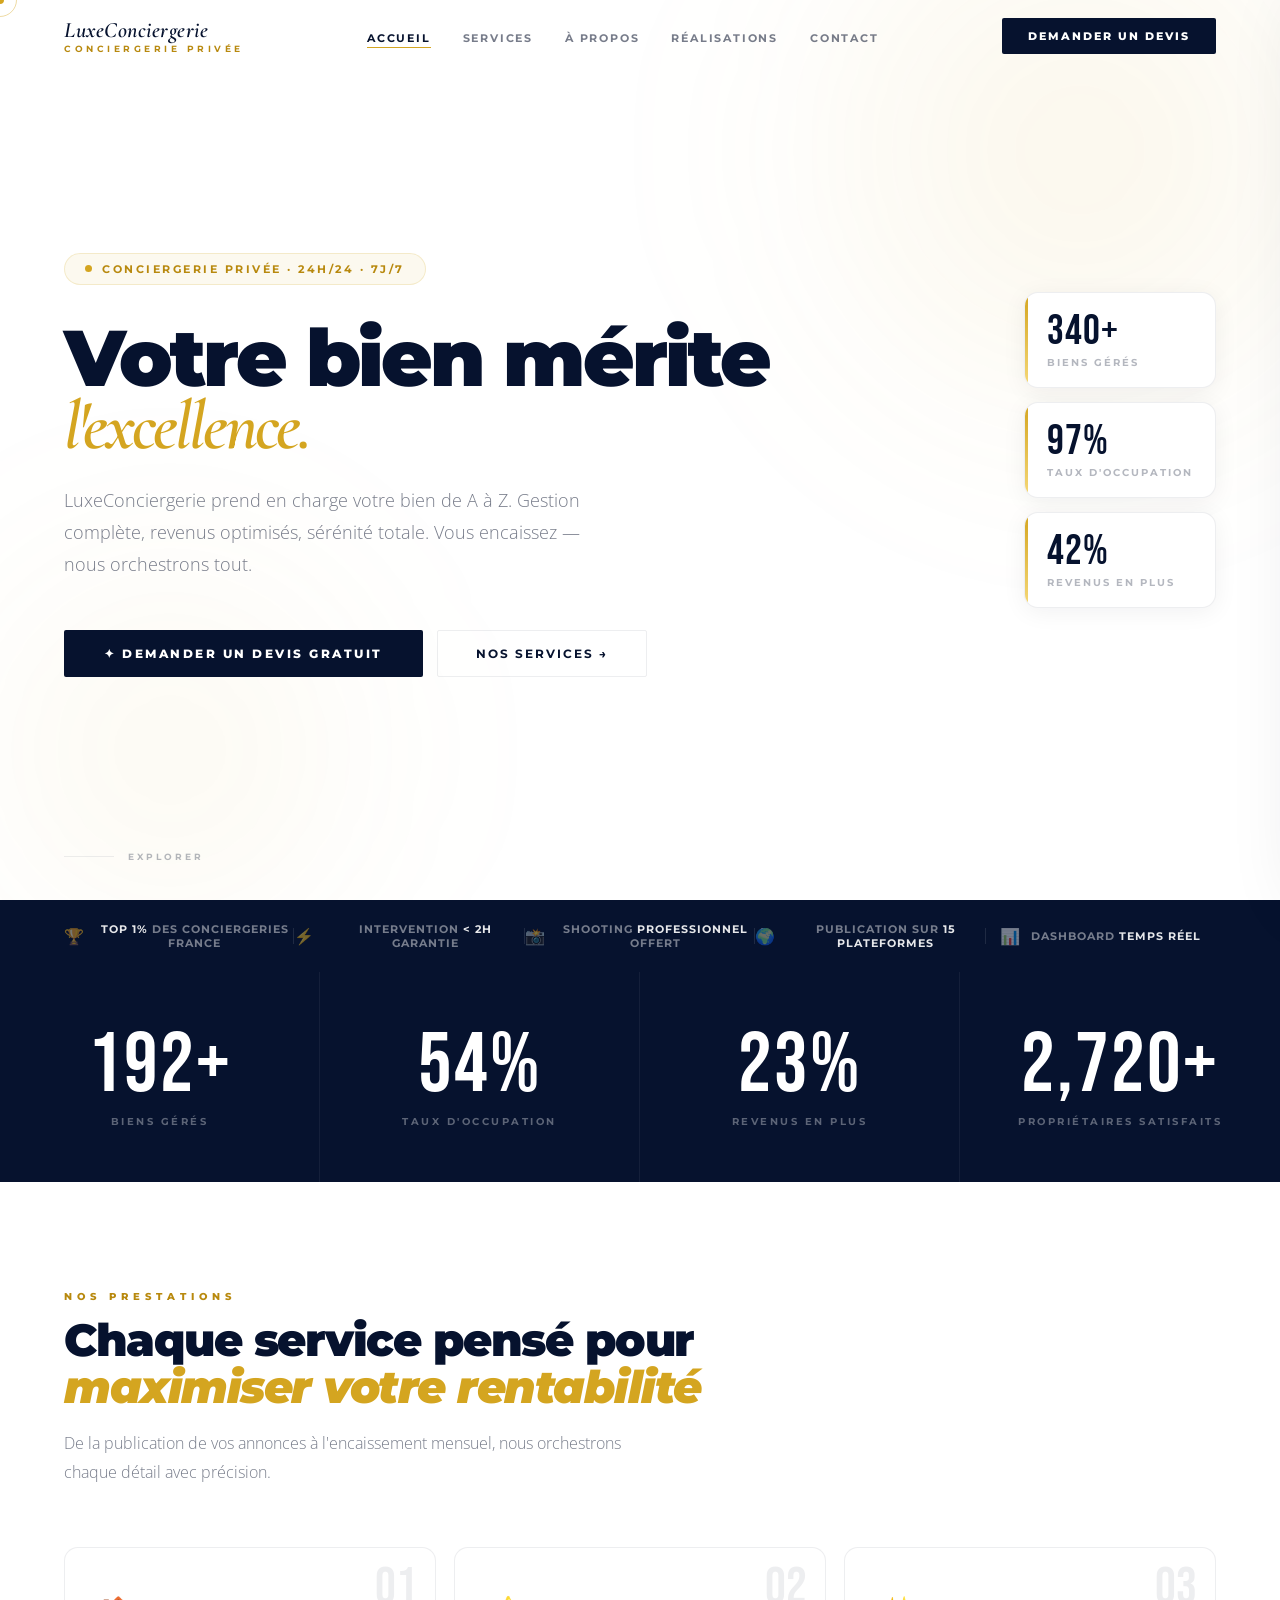
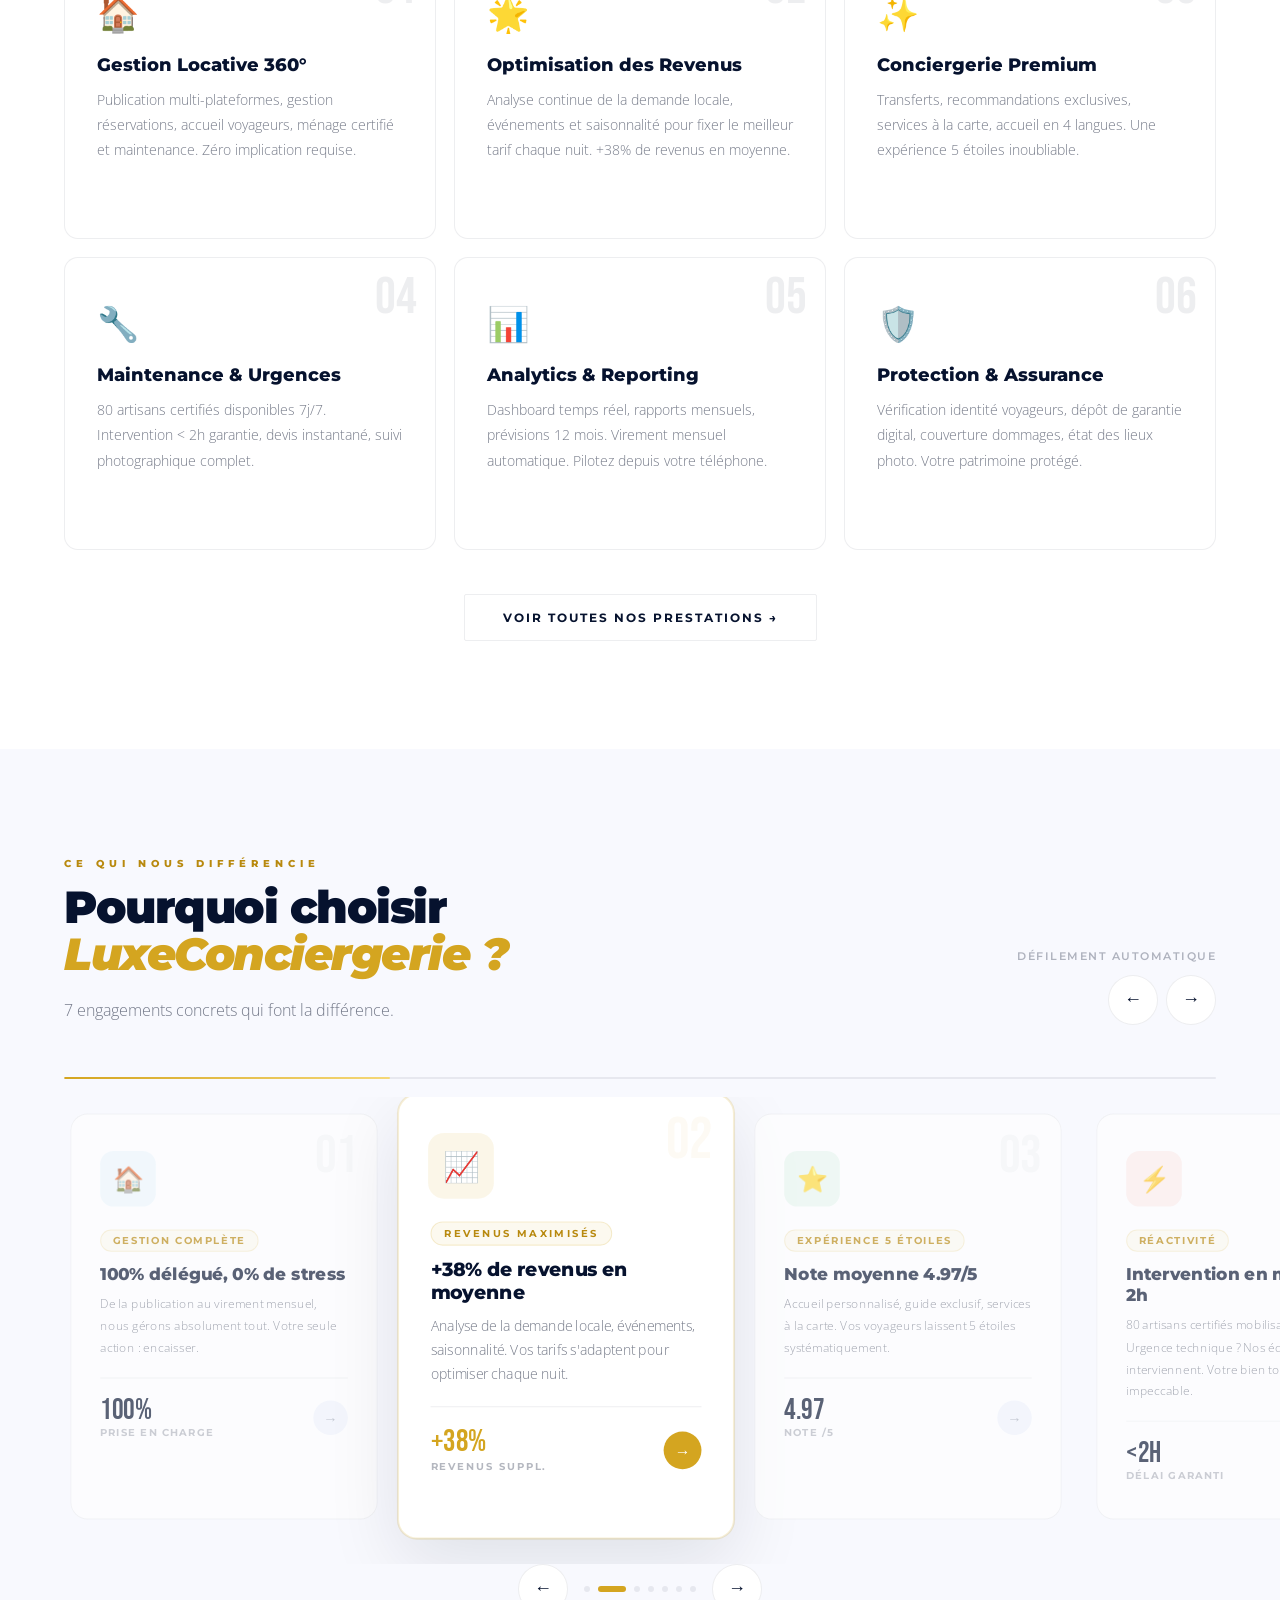
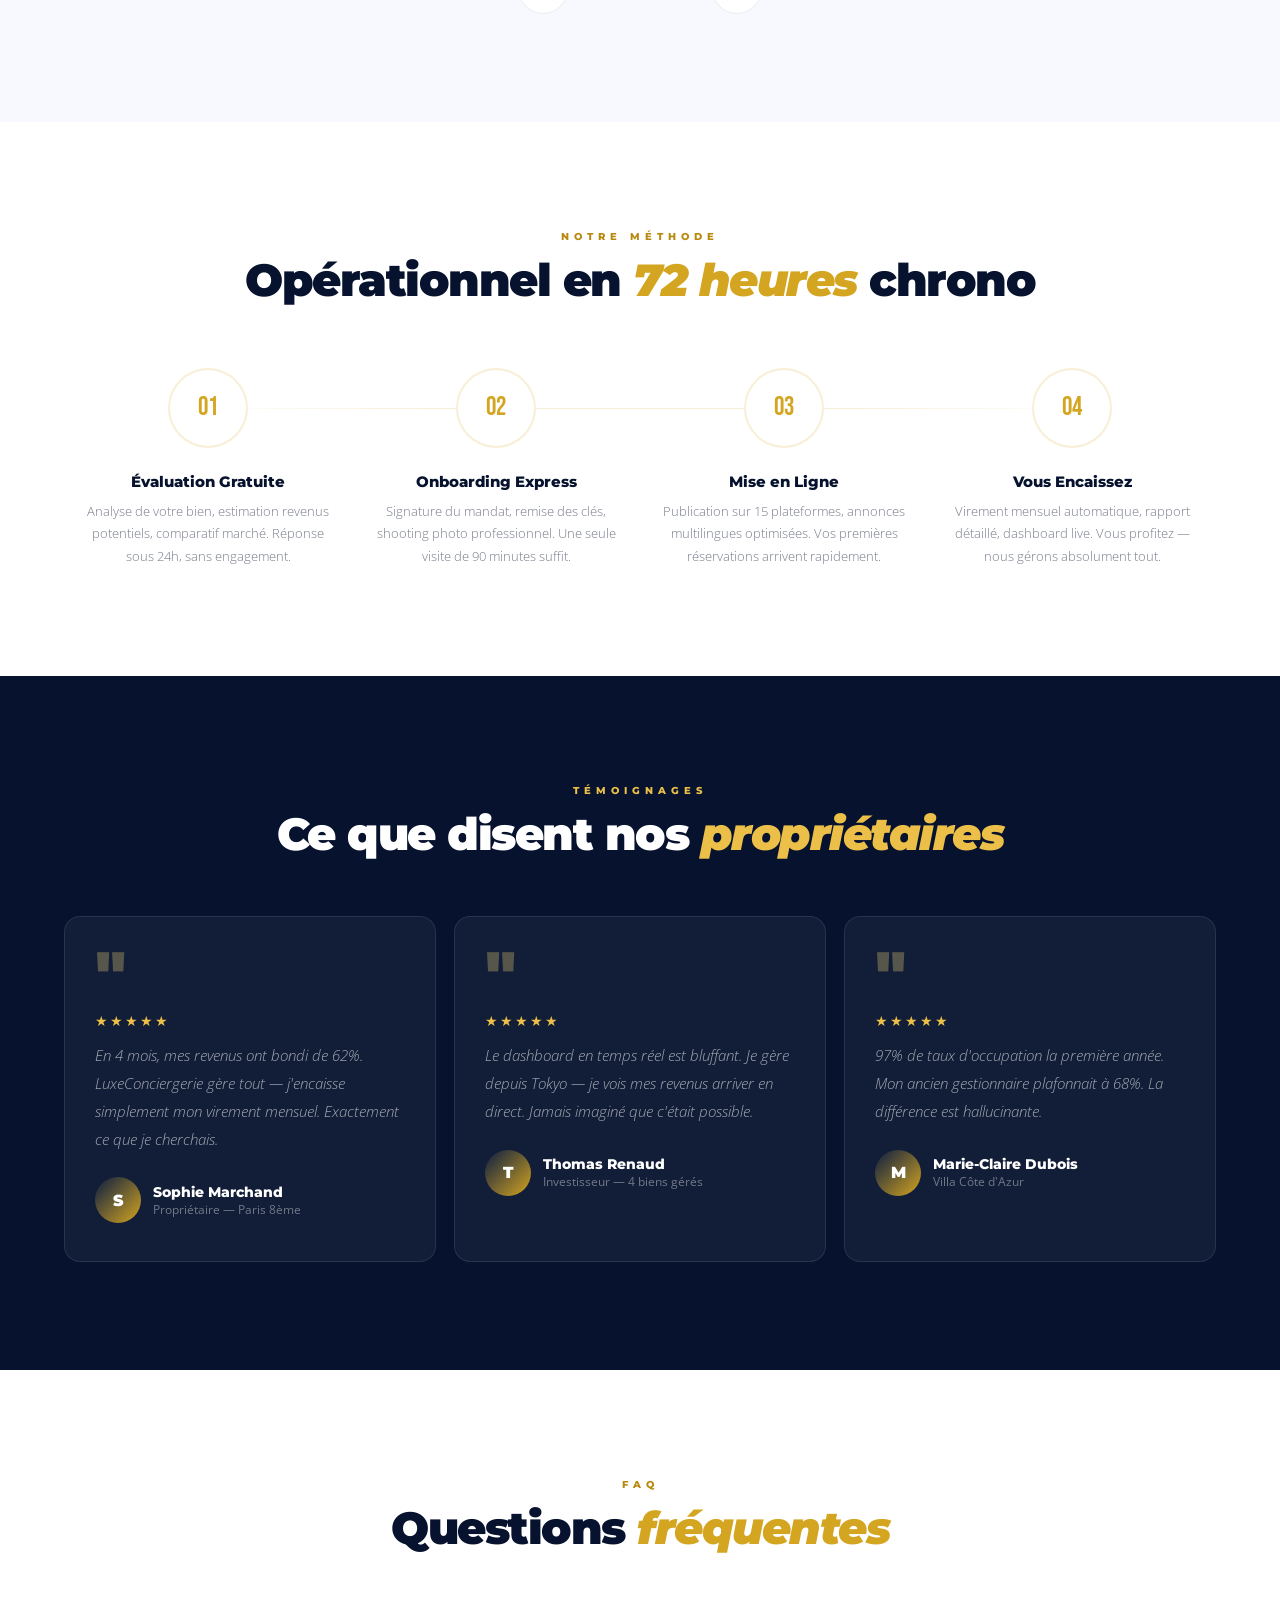
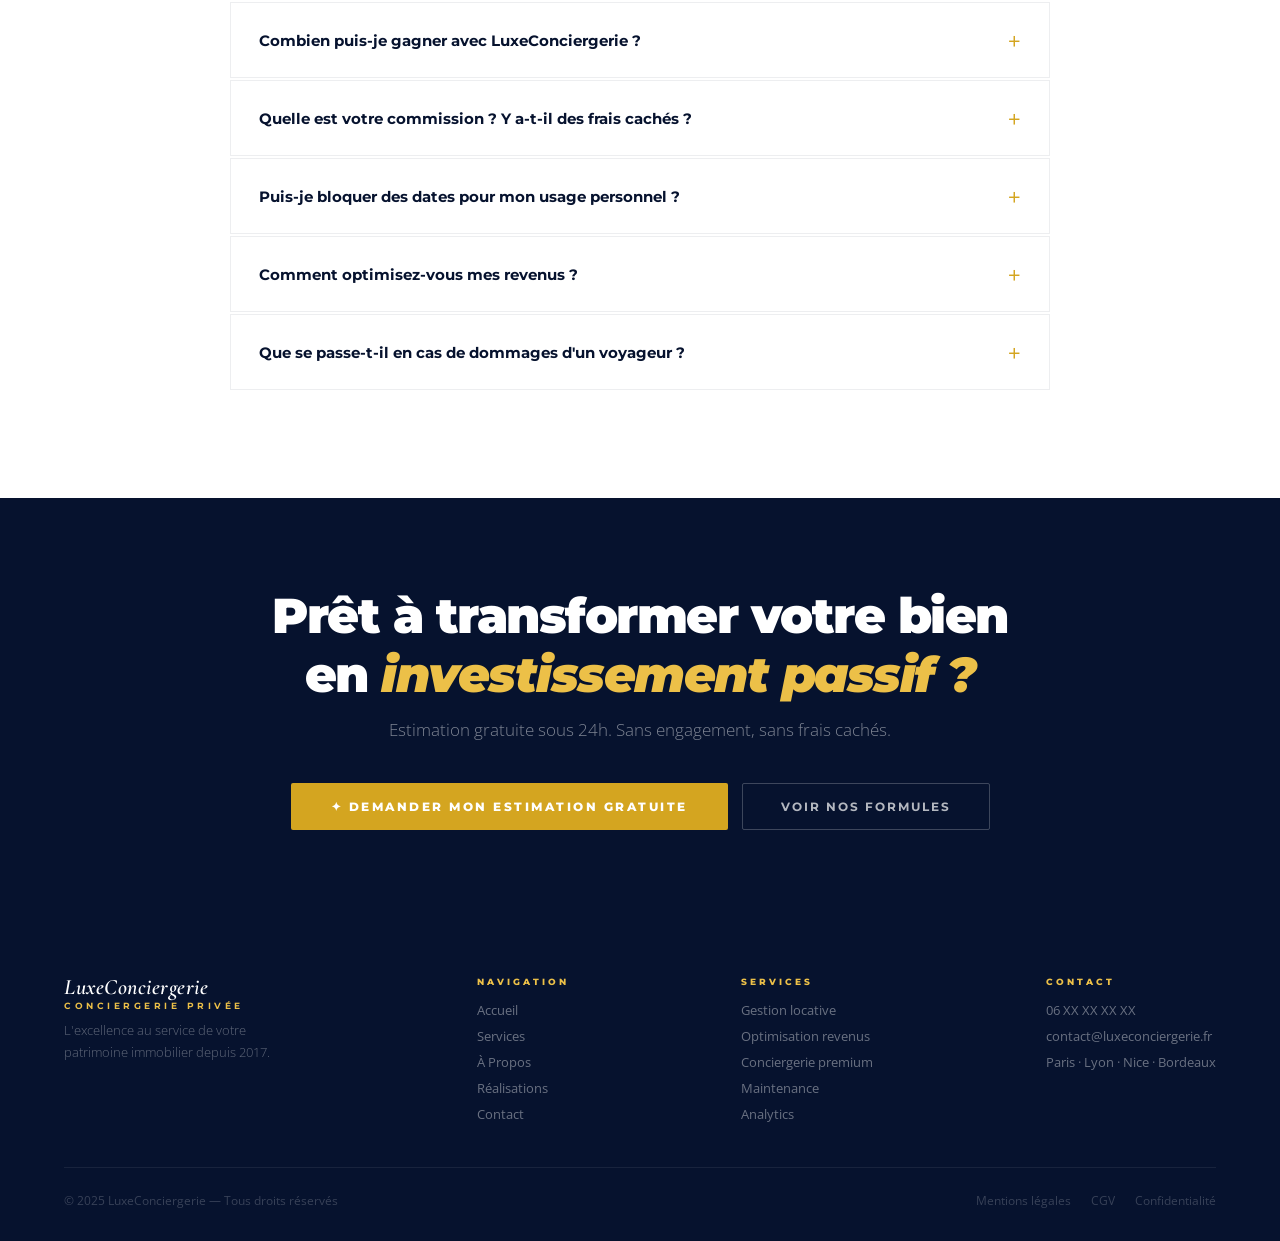
<file: index.html>
<!DOCTYPE html>
<html lang="fr">
<head>
<meta charset="UTF-8"/>
<meta name="viewport" content="width=device-width,initial-scale=1.0"/>
<meta name="description" content="LuxeConciergerie — Conciergerie privée haut de gamme. +42% de revenus, 97% taux d'occupation, gestion complète."/>
<meta name="keywords" content="conciergerie privée, gestion locative, location saisonnière, service premium"/>
<title>LuxeConciergerie — Conciergerie Privée Premium</title>
<link rel="stylesheet" href="style.css"/>
</head>
<body>
<div id="CUR"></div><div id="CURR"></div>
<button class="fcta" id="FCTA" onclick="openPop()"><div class="fcta-dot"></div>Devis gratuit</button>

<!-- POPUP -->
<div class="pop-ov" id="POP_OV" onclick="closePop()"></div>
<div class="pop-pnl" id="POP">
  <button class="pop-x" onclick="closePop()">✕</button>
  <div class="pop-t">Estimation gratuite</div>
  <div class="pop-s">Réponse personnalisée sous 24h · Sans engagement</div>
  <form onsubmit="subPop(event)">
    <div class="pop-row">
      <div class="pop-fg"><label class="pop-fl">Prénom</label><input class="pop-fi" type="text" placeholder="Jean" required/></div>
      <div class="pop-fg"><label class="pop-fl">Nom</label><input class="pop-fi" type="text" placeholder="Dupont" required/></div>
    </div>
    <div class="pop-fg"><label class="pop-fl">Téléphone *</label><input class="pop-fi" type="tel" placeholder="06 XX XX XX XX" required/></div>
    <div class="pop-fg"><label class="pop-fl">Email</label><input class="pop-fi" type="email" placeholder="jean@email.com"/></div>
    <div class="pop-fg"><label class="pop-fl">Type de bien</label><select class="pop-sel"><option>Appartement</option><option>Maison</option><option>Villa</option><option>Chalet</option><option>Loft</option></select></div>
    <div class="pop-fg"><label class="pop-fl">Ville</label><input class="pop-fi" type="text" placeholder="Paris, Lyon, Nice..."/></div>
    <div class="pop-fg"><label class="pop-fl">Message</label><textarea class="pop-ta" placeholder="Surface, objectifs, situation actuelle..."></textarea></div>
    <button type="submit" class="pop-sub" id="POPBTN">✦ Recevoir mon estimation gratuite</button>
  </form>
</div>

<!-- MOBILE -->
<div id="MOB">
  <button class="mob-x" onclick="closeMob()">✕</button>
  <a href="index.html">Accueil</a>
  <a href="services.html">Services</a>
  <a href="apropos.html">À Propos</a>
  <a href="realisations.html">Réalisations</a>
  <a href="contact.html">Contact</a>
</div>

<nav id="NAV" class="top">
  <a class="nlogo" href="index.html"><span class="nlogo-name">LuxeConciergerie</span><span class="nlogo-sub">Conciergerie Privée</span></a>
  <ul class="nlinks">
    <li><a href="index.html" class='act'>Accueil</a></li>
    <li><a href="services.html" >Services</a></li>
    <li><a href="apropos.html" >À Propos</a></li>
    <li><a href="realisations.html" >Réalisations</a></li>
    <li><a href="contact.html" >Contact</a></li>
  </ul>
  <a href="contact.html" class="ncta">Demander un devis</a>
  <button class="nburger" onclick="openMob()"><span></span><span></span><span></span></button>
</nav>

<section class="hero" style="min-height:100vh;position:relative;display:flex;align-items:center;overflow:hidden;padding:130px 64px 100px;background:#fff;">
  <div style="position:absolute;border-radius:50%;filter:blur(90px);pointer-events:none;width:700px;height:700px;background:radial-gradient(circle,rgba(212,165,32,.1),transparent 75%);top:-200px;right:-150px;animation:bd1 20s ease-in-out infinite;"></div>
  <div style="position:absolute;border-radius:50%;filter:blur(90px);pointer-events:none;width:500px;height:500px;background:radial-gradient(circle,rgba(212,165,32,.07),transparent 80%);bottom:-100px;left:-80px;animation:bd2 24s ease-in-out infinite;"></div>
  <style>
    @keyframes bd1{0%,100%{transform:translate(0,0);}33%{transform:translate(-30px,20px);}66%{transform:translate(15px,-15px);}}
    @keyframes bd2{0%,100%{transform:translate(0,0);}50%{transform:translate(25px,-20px);}}
    .hero-title{font-family:var(--fm);font-size:clamp(44px,6.2vw,86px);font-weight:900;line-height:.92;letter-spacing:-3px;margin-bottom:26px;}
    .hero-title .t1{display:block;color:var(--navy);}
    .hero-title .t2{display:block;font-family:var(--fd);font-style:italic;color:var(--gold2);font-weight:600;font-size:.88em;}
    .hero-eyebrow{display:inline-flex;align-items:center;gap:10px;background:var(--goldbg);border:1px solid var(--bdg);padding:8px 20px;border-radius:100px;margin-bottom:36px;}
    .hero-dot{width:7px;height:7px;background:var(--gold2);border-radius:50%;animation:hd 2.5s ease-in-out infinite;}
    .hero-sub{font-size:18px;color:var(--txm);line-height:1.78;max-width:520px;margin-bottom:50px;font-weight:300;}
    .hero-btns{display:flex;gap:14px;flex-wrap:wrap;}
    .hfloat{position:absolute;right:64px;top:50%;transform:translateY(-50%);display:flex;flex-direction:column;gap:14px;z-index:3;}
    .hfc{background:#fff;border:1px solid var(--bdr);border-radius:14px;padding:18px 22px;min-width:180px;box-shadow:0 4px 24px rgba(7,17,42,.06);position:relative;overflow:hidden;}
    .hfc::before{content:"";position:absolute;left:0;top:0;bottom:0;width:3px;background:linear-gradient(to bottom,var(--gold2),var(--gold4));}
    .hfc:nth-child(1){animation:sf 4.2s ease-in-out infinite;}
    .hfc:nth-child(2){animation:sf 5s ease-in-out infinite .9s;}
    .hfc:nth-child(3){animation:sf 4.6s ease-in-out infinite 1.7s;}
    @keyframes sf{0%,100%{transform:translateY(0);}50%{transform:translateY(-10px);}}
    .hfc-num{font-family:var(--fn);font-size:42px;color:var(--navy);line-height:1;letter-spacing:1px;}
    .hfc-lbl{font-family:var(--fm);font-size:10px;font-weight:700;letter-spacing:2px;text-transform:uppercase;color:var(--txl);margin-top:3px;}
    .hscroll{position:absolute;bottom:38px;left:64px;display:flex;align-items:center;gap:14px;}
    .hscroll-bar{width:50px;height:1px;background:var(--bdr);position:relative;overflow:hidden;}
    .hscroll-bar::after{content:"";position:absolute;top:0;left:-100%;width:100%;height:100%;background:var(--gold2);animation:bs 2.2s ease-in-out infinite;}
    @keyframes bs{0%{left:-100%;}100%{left:100%;}}
    .hscroll-txt{font-family:var(--fm);font-size:9px;font-weight:700;letter-spacing:3px;text-transform:uppercase;color:var(--txl);}
    @media(max-width:1024px){.hfloat{display:none;}.hero{padding:100px 22px 80px !important;}.hscroll{left:22px;}}
  </style>
  <div style="position:relative;z-index:2;max-width:720px;">
    <div class="hero-eyebrow"><div class="hero-dot"></div><span style="font-family:var(--fm);font-size:11px;font-weight:700;letter-spacing:2.5px;text-transform:uppercase;color:var(--gold);">Conciergerie Privée · 24h/24 · 7j/7</span></div>
    <h1 class="hero-title"><span class="t1">Votre bien mérite</span><span class="t2">l'excellence.</span></h1>
    <p class="hero-sub">LuxeConciergerie prend en charge votre bien de A à Z. Gestion complète, revenus optimisés, sérénité totale. Vous encaissez — nous orchestrons tout.</p>
    <div class="hero-btns">
      <button class="btn-dk" onclick="openPop()">✦ Demander un devis gratuit</button>
      <a href="services.html" class="btn-ol">Nos services →</a>
    </div>
  </div>
  <div class="hfloat">
    <div class="hfc"><div class="hfc-num" data-t="340" data-s="+">0+</div><div class="hfc-lbl">Biens gérés</div></div>
    <div class="hfc"><div class="hfc-num" data-t="97" data-s="%">0%</div><div class="hfc-lbl">Taux d'occupation</div></div>
    <div class="hfc"><div class="hfc-num" data-t="42" data-s="%">0%</div><div class="hfc-lbl">Revenus en plus</div></div>
  </div>
  <div class="hscroll"><div class="hscroll-bar"></div><span class="hscroll-txt">Explorer</span></div>
</section>

<div class="tbar">
  <div class="tbi"><span class="tbi-ic">🏆</span><span><em>Top 1%</em> des conciergeries France</span></div>
  <div class="tbi"><span class="tbi-ic">⚡</span><span>Intervention <em>&lt; 2h</em> garantie</span></div>
  <div class="tbi"><span class="tbi-ic">📸</span><span>Shooting <em>professionnel</em> offert</span></div>
  <div class="tbi"><span class="tbi-ic">🌍</span><span>Publication sur <em>15 plateformes</em></span></div>
  <div class="tbi"><span class="tbi-ic">📊</span><span>Dashboard <em>temps réel</em></span></div>
</div>

<div class="nums-wrap">
  <div class="nums-grid rv">
    <div class="num-item"><span class="num-val" data-t="340" data-s="+">0</span><span class="num-lbl">Biens gérés</span></div>
    <div class="num-item"><span class="num-val" data-t="97" data-s="%">0</span><span class="num-lbl">Taux d'occupation</span></div>
    <div class="num-item"><span class="num-val" data-t="42" data-s="%">0</span><span class="num-lbl">Revenus en plus</span></div>
    <div class="num-item"><span class="num-val" data-t="4800" data-s="+">0</span><span class="num-lbl">Propriétaires satisfaits</span></div>
  </div>
</div>

<section class="sec rv" style="background:var(--w)">
  <div class="sec-lbl">Nos Prestations</div>
  <h2 class="sh">Chaque service pensé pour<br/><em>maximiser votre rentabilité</em></h2>
  <p class="sp">De la publication de vos annonces à l'encaissement mensuel, nous orchestrons chaque détail avec précision.</p>
  <div class="srv-grid">
    <div class="srv-card"><span class="srv-n">01</span><span class="srv-ic">🏠</span><div class="srv-name">Gestion Locative 360°</div><div class="srv-desc">Publication multi-plateformes, gestion réservations, accueil voyageurs, ménage certifié et maintenance. Zéro implication requise.</div><a href="services.html" class="srv-lnk">En savoir plus →</a></div>
    <div class="srv-card"><span class="srv-n">02</span><span class="srv-ic">🌟</span><div class="srv-name">Optimisation des Revenus</div><div class="srv-desc">Analyse continue de la demande locale, événements et saisonnalité pour fixer le meilleur tarif chaque nuit. +38% de revenus en moyenne.</div><a href="services.html" class="srv-lnk">En savoir plus →</a></div>
    <div class="srv-card"><span class="srv-n">03</span><span class="srv-ic">✨</span><div class="srv-name">Conciergerie Premium</div><div class="srv-desc">Transferts, recommandations exclusives, services à la carte, accueil en 4 langues. Une expérience 5 étoiles inoubliable.</div><a href="services.html" class="srv-lnk">En savoir plus →</a></div>
    <div class="srv-card"><span class="srv-n">04</span><span class="srv-ic">🔧</span><div class="srv-name">Maintenance & Urgences</div><div class="srv-desc">80 artisans certifiés disponibles 7j/7. Intervention &lt; 2h garantie, devis instantané, suivi photographique complet.</div><a href="services.html" class="srv-lnk">En savoir plus →</a></div>
    <div class="srv-card"><span class="srv-n">05</span><span class="srv-ic">📊</span><div class="srv-name">Analytics & Reporting</div><div class="srv-desc">Dashboard temps réel, rapports mensuels, prévisions 12 mois. Virement mensuel automatique. Pilotez depuis votre téléphone.</div><a href="services.html" class="srv-lnk">En savoir plus →</a></div>
    <div class="srv-card"><span class="srv-n">06</span><span class="srv-ic">🛡️</span><div class="srv-name">Protection & Assurance</div><div class="srv-desc">Vérification identité voyageurs, dépôt de garantie digital, couverture dommages, état des lieux photo. Votre patrimoine protégé.</div><a href="services.html" class="srv-lnk">En savoir plus →</a></div>
  </div>
  <div style="text-align:center;margin-top:44px"><a href="services.html" class="btn-ol">Voir toutes nos prestations →</a></div>
</section>

<section class="diff-sec">
  <div class="diff-hdr rv">
    <div><div class="sec-lbl">Ce qui nous différencie</div><h2 class="sh">Pourquoi choisir<br/><em>LuxeConciergerie ?</em></h2><p class="sp">7 engagements concrets qui font la différence.</p></div>
    <div class="diff-hr"><div class="diff-hint">Défilement automatique</div><div style="display:flex;gap:8px"><button class="dnbtn" onclick="carPrev()">←</button><button class="dnbtn" onclick="carNext()">→</button></div></div>
  </div>
  <div class="diff-prog"><div class="diff-prog-in" id="DPROG" style="width:14%"></div></div>
  <div class="dtrack" id="DTRACK">
    <div class="dfc"><div class="dfc-n">01</div><div class="dfc-ico ico-bl">🏠</div><div class="dfc-chip">Gestion complète</div><div class="dfc-title">100% délégué, 0% de stress</div><div class="dfc-desc">De la publication au virement mensuel, nous gérons absolument tout. Votre seule action : encaisser.</div><div class="dfc-foot"><div><div class="dfc-metric">100%</div><div class="dfc-mlbl">Prise en charge</div></div><div class="dfc-arr">→</div></div></div>
    <div class="dfc"><div class="dfc-n">02</div><div class="dfc-ico ico-gd">📈</div><div class="dfc-chip">Revenus maximisés</div><div class="dfc-title">+38% de revenus en moyenne</div><div class="dfc-desc">Analyse de la demande locale, événements, saisonnalité. Vos tarifs s'adaptent pour optimiser chaque nuit.</div><div class="dfc-foot"><div><div class="dfc-metric">+38%</div><div class="dfc-mlbl">Revenus suppl.</div></div><div class="dfc-arr">→</div></div></div>
    <div class="dfc"><div class="dfc-n">03</div><div class="dfc-ico ico-gr">⭐</div><div class="dfc-chip">Expérience 5 étoiles</div><div class="dfc-title">Note moyenne 4.97/5</div><div class="dfc-desc">Accueil personnalisé, guide exclusif, services à la carte. Vos voyageurs laissent 5 étoiles systématiquement.</div><div class="dfc-foot"><div><div class="dfc-metric">4.97</div><div class="dfc-mlbl">Note /5</div></div><div class="dfc-arr">→</div></div></div>
    <div class="dfc"><div class="dfc-n">04</div><div class="dfc-ico ico-re">⚡</div><div class="dfc-chip">Réactivité</div><div class="dfc-title">Intervention en moins de 2h</div><div class="dfc-desc">80 artisans certifiés mobilisables 24h/24. Urgence technique ? Nos équipes interviennent. Votre bien toujours impeccable.</div><div class="dfc-foot"><div><div class="dfc-metric">&lt;2h</div><div class="dfc-mlbl">Délai garanti</div></div><div class="dfc-arr">→</div></div></div>
    <div class="dfc"><div class="dfc-n">05</div><div class="dfc-ico ico-cy">📊</div><div class="dfc-chip">Transparence</div><div class="dfc-title">Dashboard en temps réel</div><div class="dfc-desc">Revenus, taux d'occupation, planning en direct. Pilotez votre patrimoine depuis votre téléphone, où que vous soyez.</div><div class="dfc-foot"><div><div class="dfc-metric">24/7</div><div class="dfc-mlbl">Accès live</div></div><div class="dfc-arr">→</div></div></div>
    <div class="dfc"><div class="dfc-n">06</div><div class="dfc-ico ico-pu">🛡️</div><div class="dfc-chip">Protection</div><div class="dfc-title">Votre bien toujours protégé</div><div class="dfc-desc">Vérification des voyageurs, dépôt de garantie digital, couverture dommages, état des lieux photo à chaque rotation.</div><div class="dfc-foot"><div><div class="dfc-metric">100%</div><div class="dfc-mlbl">Couverture</div></div><div class="dfc-arr">→</div></div></div>
    <div class="dfc"><div class="dfc-n">07</div><div class="dfc-ico ico-gy">💛</div><div class="dfc-chip">Service humain</div><div class="dfc-title">Un gestionnaire dédié</div><div class="dfc-desc">Un interlocuteur unique joignable directement — pas un chatbot. Il connaît votre bien et anticipe vos besoins.</div><div class="dfc-foot"><div><div class="dfc-metric">1</div><div class="dfc-mlbl">Gestionnaire dédié</div></div><div class="dfc-arr">→</div></div></div>
  </div>
  <div class="dnav"><button class="dnbtn" onclick="carPrev()">←</button><div class="dndots" id="DDOTS"></div><button class="dnbtn" onclick="carNext()">→</button></div>
</section>

<section class="sec rv" style="background:var(--w)">
  <div style="text-align:center"><div class="sec-lbl">Notre Méthode</div><h2 class="sh">Opérationnel en <em>72 heures</em> chrono</h2></div>
  <div class="proc-grid">
    <div class="pstep rv"><div class="pstep-n">01</div><div class="pstep-title">Évaluation Gratuite</div><div class="pstep-desc">Analyse de votre bien, estimation revenus potentiels, comparatif marché. Réponse sous 24h, sans engagement.</div></div>
    <div class="pstep rv"><div class="pstep-n">02</div><div class="pstep-title">Onboarding Express</div><div class="pstep-desc">Signature du mandat, remise des clés, shooting photo professionnel. Une seule visite de 90 minutes suffit.</div></div>
    <div class="pstep rv"><div class="pstep-n">03</div><div class="pstep-title">Mise en Ligne</div><div class="pstep-desc">Publication sur 15 plateformes, annonces multilingues optimisées. Vos premières réservations arrivent rapidement.</div></div>
    <div class="pstep rv"><div class="pstep-n">04</div><div class="pstep-title">Vous Encaissez</div><div class="pstep-desc">Virement mensuel automatique, rapport détaillé, dashboard live. Vous profitez — nous gérons absolument tout.</div></div>
  </div>
</section>

<section class="sec sec-dk rv">
  <div style="text-align:center"><div class="sec-lbl">Témoignages</div><h2 class="sh" style="text-align:center">Ce que disent nos <em>propriétaires</em></h2></div>
  <div class="test-grid" style="margin-top:58px">
    <div class="tcard rv-s"><div class="tcard-q">"</div><div class="tcard-stars">★★★★★</div><div class="tcard-txt">En 4 mois, mes revenus ont bondi de 62%. LuxeConciergerie gère tout — j'encaisse simplement mon virement mensuel. Exactement ce que je cherchais.</div><div class="tcard-auth"><div class="tcard-av">S</div><div><div class="tcard-name">Sophie Marchand</div><div class="tcard-role">Propriétaire — Paris 8ème</div></div></div></div>
    <div class="tcard rv-s"><div class="tcard-q">"</div><div class="tcard-stars">★★★★★</div><div class="tcard-txt">Le dashboard en temps réel est bluffant. Je gère depuis Tokyo — je vois mes revenus arriver en direct. Jamais imaginé que c'était possible.</div><div class="tcard-auth"><div class="tcard-av">T</div><div><div class="tcard-name">Thomas Renaud</div><div class="tcard-role">Investisseur — 4 biens gérés</div></div></div></div>
    <div class="tcard rv-s"><div class="tcard-q">"</div><div class="tcard-stars">★★★★★</div><div class="tcard-txt">97% de taux d'occupation la première année. Mon ancien gestionnaire plafonnait à 68%. La différence est hallucinante.</div><div class="tcard-auth"><div class="tcard-av">M</div><div><div class="tcard-name">Marie-Claire Dubois</div><div class="tcard-role">Villa Côte d'Azur</div></div></div></div>
  </div>
</section>

<section class="sec rv" style="background:var(--w);text-align:center">
  <div class="sec-lbl">FAQ</div><h2 class="sh">Questions <em>fréquentes</em></h2>
  <div class="faq-list">
    <div class="faq-item"><div class="faq-q" onclick="togFaq(this)"><span class="faq-qt">Combien puis-je gagner avec LuxeConciergerie ?</span><span class="faq-ic">+</span></div><div class="faq-body"><div class="faq-bi">En moyenne, nos propriétaires génèrent 38% de revenus supplémentaires vs une gestion autonome. Pour un appartement parisien de 50m², cela représente souvent 800 à 1 500€ mensuels additionnels. Estimation gratuite et personnalisée pour chaque bien.</div></div></div>
    <div class="faq-item"><div class="faq-q" onclick="togFaq(this)"><span class="faq-qt">Quelle est votre commission ? Y a-t-il des frais cachés ?</span><span class="faq-ic">+</span></div><div class="faq-body"><div class="faq-bi">Notre commission varie entre 15% et 22% des revenus générés. Zéro frais d'entrée, zéro frais de mise en place, zéro surprise. Vous ne payez qu'en proportion de ce que vous gagnez réellement.</div></div></div>
    <div class="faq-item"><div class="faq-q" onclick="togFaq(this)"><span class="faq-qt">Puis-je bloquer des dates pour mon usage personnel ?</span><span class="faq-ic">+</span></div><div class="faq-body"><div class="faq-bi">Absolument. Depuis votre dashboard, vous bloquez vos dates en quelques secondes à tout moment. Vos dates personnelles sont strictement prioritaires.</div></div></div>
    <div class="faq-item"><div class="faq-q" onclick="togFaq(this)"><span class="faq-qt">Comment optimisez-vous mes revenus ?</span><span class="faq-ic">+</span></div><div class="faq-body"><div class="faq-bi">Notre équipe analyse en continu la demande locale, les événements, les prix concurrents et l'historique de vos réservations pour recommander le meilleur tarif chaque nuit. Résultat : +38% de revenus en moyenne.</div></div></div>
    <div class="faq-item"><div class="faq-q" onclick="togFaq(this)"><span class="faq-qt">Que se passe-t-il en cas de dommages d'un voyageur ?</span><span class="faq-ic">+</span></div><div class="faq-body"><div class="faq-bi">Nous vérifions l'identité de chaque voyageur et collectons un dépôt de garantie digital. En cas de dommage, notre assurance partenaire prend en charge les réparations sous 48h avec rapport photographique complet.</div></div></div>
  </div>
</section>

<div class="cta-band rv">
  <h2>Prêt à transformer votre bien<br/>en <em>investissement passif ?</em></h2>
  <p>Estimation gratuite sous 24h. Sans engagement, sans frais cachés.</p>
  <div class="cta-acts">
    <button class="btn-gd" onclick="openPop()">✦ Demander mon estimation gratuite</button>
    <a href="services.html" class="btn-ol-wh">Voir nos formules</a>
  </div>
</div>

<footer>
  <div class="ft-top">
    <div class="ft-brand">
      <a class="nlogo" href="index.html"><span class="nlogo-name">LuxeConciergerie</span><span class="nlogo-sub">Conciergerie Privée</span></a>
      <p class="ft-tagline">L'excellence au service de votre patrimoine immobilier depuis 2017.</p>
    </div>
    <div class="ft-col"><h4>Navigation</h4><a href="index.html">Accueil</a><a href="services.html">Services</a><a href="apropos.html">À Propos</a><a href="realisations.html">Réalisations</a><a href="contact.html">Contact</a></div>
    <div class="ft-col"><h4>Services</h4><a href="services.html">Gestion locative</a><a href="services.html">Optimisation revenus</a><a href="services.html">Conciergerie premium</a><a href="services.html">Maintenance</a><a href="services.html">Analytics</a></div>
    <div class="ft-col"><h4>Contact</h4><a href="tel:+33600000000">06 XX XX XX XX</a><a href="mailto:contact@luxeconciergerie.fr">contact@luxeconciergerie.fr</a><a>Paris · Lyon · Nice · Bordeaux</a></div>
  </div>
  <div class="ft-bot"><span class="ft-copy">© 2025 LuxeConciergerie — Tous droits réservés</span><div class="ft-legal"><a href="#">Mentions légales</a><a href="#">CGV</a><a href="#">Confidentialité</a></div></div>
</footer>
<script src="script.js"></script>
</body>
</html>
</file>
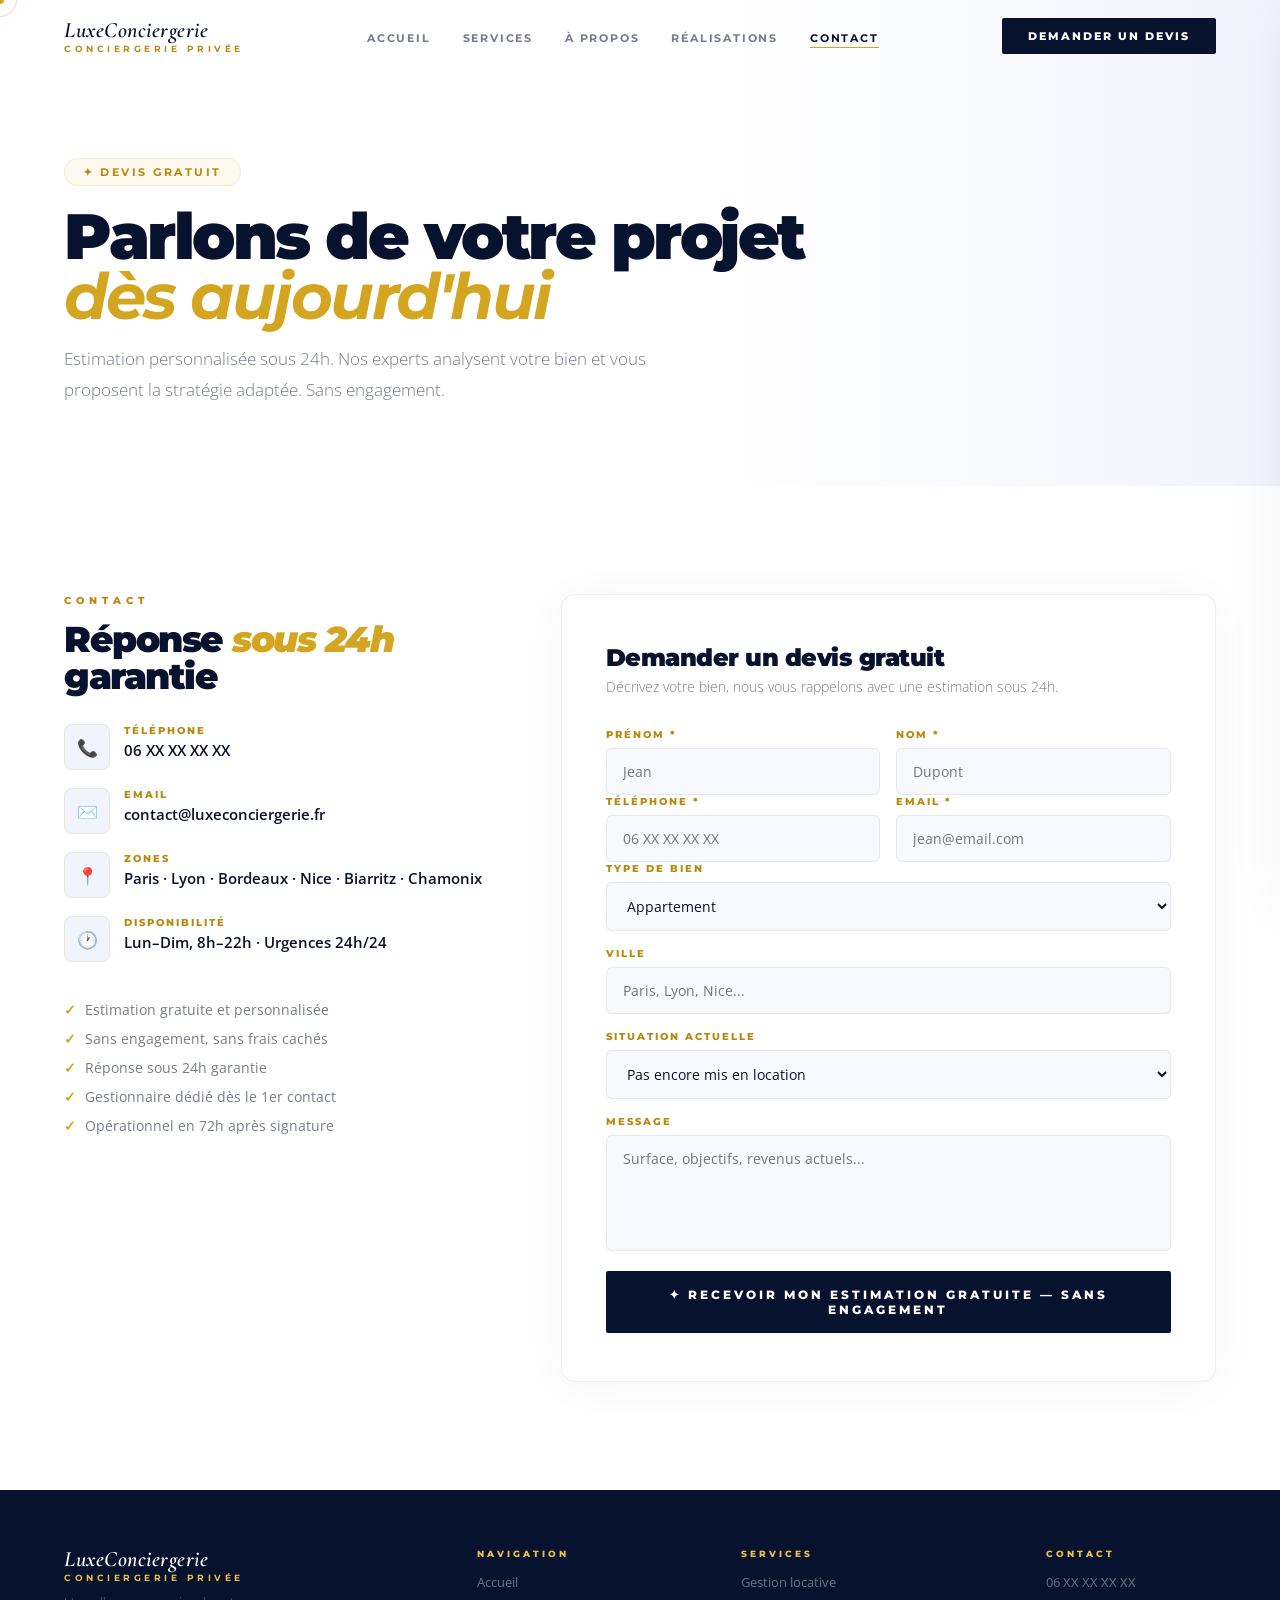
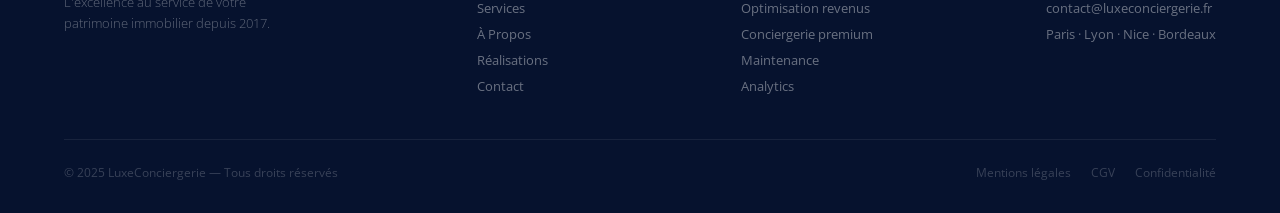
<file: contact.html>
<!DOCTYPE html>
<html lang="fr">
<head>
<meta charset="UTF-8"/>
<meta name="viewport" content="width=device-width,initial-scale=1.0"/>
<meta name="description" content="Estimation gratuite sous 24h. Nos experts analysent votre bien et vous proposent la stratégie adaptée."/>
<meta name="keywords" content="conciergerie privée, gestion locative, location saisonnière, service premium"/>
<title>Contact & Devis — LuxeConciergerie</title>
<link rel="stylesheet" href="style.css"/>
</head>
<body>
<div id="CUR"></div><div id="CURR"></div>
<button class="fcta" id="FCTA" onclick="openPop()"><div class="fcta-dot"></div>Devis gratuit</button>

<!-- POPUP -->
<div class="pop-ov" id="POP_OV" onclick="closePop()"></div>
<div class="pop-pnl" id="POP">
  <button class="pop-x" onclick="closePop()">✕</button>
  <div class="pop-t">Estimation gratuite</div>
  <div class="pop-s">Réponse personnalisée sous 24h · Sans engagement</div>
  <form onsubmit="subPop(event)">
    <div class="pop-row">
      <div class="pop-fg"><label class="pop-fl">Prénom</label><input class="pop-fi" type="text" placeholder="Jean" required/></div>
      <div class="pop-fg"><label class="pop-fl">Nom</label><input class="pop-fi" type="text" placeholder="Dupont" required/></div>
    </div>
    <div class="pop-fg"><label class="pop-fl">Téléphone *</label><input class="pop-fi" type="tel" placeholder="06 XX XX XX XX" required/></div>
    <div class="pop-fg"><label class="pop-fl">Email</label><input class="pop-fi" type="email" placeholder="jean@email.com"/></div>
    <div class="pop-fg"><label class="pop-fl">Type de bien</label><select class="pop-sel"><option>Appartement</option><option>Maison</option><option>Villa</option><option>Chalet</option><option>Loft</option></select></div>
    <div class="pop-fg"><label class="pop-fl">Ville</label><input class="pop-fi" type="text" placeholder="Paris, Lyon, Nice..."/></div>
    <div class="pop-fg"><label class="pop-fl">Message</label><textarea class="pop-ta" placeholder="Surface, objectifs, situation actuelle..."></textarea></div>
    <button type="submit" class="pop-sub" id="POPBTN">✦ Recevoir mon estimation gratuite</button>
  </form>
</div>

<!-- MOBILE -->
<div id="MOB">
  <button class="mob-x" onclick="closeMob()">✕</button>
  <a href="index.html">Accueil</a>
  <a href="services.html">Services</a>
  <a href="apropos.html">À Propos</a>
  <a href="realisations.html">Réalisations</a>
  <a href="contact.html">Contact</a>
</div>

<nav id="NAV" class="top">
  <a class="nlogo" href="index.html"><span class="nlogo-name">LuxeConciergerie</span><span class="nlogo-sub">Conciergerie Privée</span></a>
  <ul class="nlinks">
    <li><a href="index.html" >Accueil</a></li>
    <li><a href="services.html" >Services</a></li>
    <li><a href="apropos.html" >À Propos</a></li>
    <li><a href="realisations.html" >Réalisations</a></li>
    <li><a href="contact.html" class='act'>Contact</a></li>
  </ul>
  <a href="contact.html" class="ncta">Demander un devis</a>
  <button class="nburger" onclick="openMob()"><span></span><span></span><span></span></button>
</nav>

<div class="phero"><div class="phero-in rv-l"><div class="phero-tag">✦ Devis Gratuit</div><h1>Parlons de votre projet<br/><em>dès aujourd'hui</em></h1><p class="phero-sub">Estimation personnalisée sous 24h. Nos experts analysent votre bien et vous proposent la stratégie adaptée. Sans engagement.</p></div></div>
<section class="sec rv" style="background:var(--w)">
  <div class="cgrid">
    <div><div class="sec-lbl">Contact</div><h2 class="sh" style="font-size:clamp(20px,3vw,36px)">Réponse <em>sous 24h</em><br/>garantie</h2>
      <div class="cinfo"><div class="ci-it"><div class="ci-ic">📞</div><div><div class="ci-lbl">Téléphone</div><div class="ci-val">06 XX XX XX XX</div></div></div><div class="ci-it"><div class="ci-ic">✉️</div><div><div class="ci-lbl">Email</div><div class="ci-val">contact@luxeconciergerie.fr</div></div></div><div class="ci-it"><div class="ci-ic">📍</div><div><div class="ci-lbl">Zones</div><div class="ci-val">Paris · Lyon · Bordeaux · Nice · Biarritz · Chamonix</div></div></div><div class="ci-it"><div class="ci-ic">🕐</div><div><div class="ci-lbl">Disponibilité</div><div class="ci-val">Lun–Dim, 8h–22h · Urgences 24h/24</div></div></div></div>
      <div class="gars"><div class="gar">Estimation gratuite et personnalisée</div><div class="gar">Sans engagement, sans frais cachés</div><div class="gar">Réponse sous 24h garantie</div><div class="gar">Gestionnaire dédié dès le 1er contact</div><div class="gar">Opérationnel en 72h après signature</div></div>
    </div>
    <div class="fbox rv-r">
      <div class="form-t">Demander un devis gratuit</div>
      <div class="form-s">Décrivez votre bien, nous vous rappelons avec une estimation sous 24h.</div>
      <form onsubmit="subMain(event)">
        <div class="fg row"><div class="fg"><label class="fl">Prénom *</label><input class="fi" type="text" placeholder="Jean" required/></div><div class="fg"><label class="fl">Nom *</label><input class="fi" type="text" placeholder="Dupont" required/></div></div>
        <div class="fg row"><div class="fg"><label class="fl">Téléphone *</label><input class="fi" type="tel" placeholder="06 XX XX XX XX" required/></div><div class="fg"><label class="fl">Email *</label><input class="fi" type="email" placeholder="jean@email.com" required/></div></div>
        <div class="fg"><label class="fl">Type de bien</label><select class="fsel"><option>Appartement</option><option>Maison</option><option>Villa</option><option>Chalet</option><option>Loft</option></select></div>
        <div class="fg"><label class="fl">Ville</label><input class="fi" type="text" placeholder="Paris, Lyon, Nice..."/></div>
        <div class="fg"><label class="fl">Situation actuelle</label><select class="fsel"><option>Pas encore mis en location</option><option>Je gère moi-même</option><option>Avec une autre conciergerie</option><option>Location longue durée</option></select></div>
        <div class="fg"><label class="fl">Message</label><textarea class="fta" placeholder="Surface, objectifs, revenus actuels..."></textarea></div>
        <button type="submit" class="form-sub" id="MBTN">✦ Recevoir mon estimation gratuite — Sans engagement</button>
      </form>
    </div>
  </div>
</section>

<footer>
  <div class="ft-top">
    <div class="ft-brand">
      <a class="nlogo" href="index.html"><span class="nlogo-name">LuxeConciergerie</span><span class="nlogo-sub">Conciergerie Privée</span></a>
      <p class="ft-tagline">L'excellence au service de votre patrimoine immobilier depuis 2017.</p>
    </div>
    <div class="ft-col"><h4>Navigation</h4><a href="index.html">Accueil</a><a href="services.html">Services</a><a href="apropos.html">À Propos</a><a href="realisations.html">Réalisations</a><a href="contact.html">Contact</a></div>
    <div class="ft-col"><h4>Services</h4><a href="services.html">Gestion locative</a><a href="services.html">Optimisation revenus</a><a href="services.html">Conciergerie premium</a><a href="services.html">Maintenance</a><a href="services.html">Analytics</a></div>
    <div class="ft-col"><h4>Contact</h4><a href="tel:+33600000000">06 XX XX XX XX</a><a href="mailto:contact@luxeconciergerie.fr">contact@luxeconciergerie.fr</a><a>Paris · Lyon · Nice · Bordeaux</a></div>
  </div>
  <div class="ft-bot"><span class="ft-copy">© 2025 LuxeConciergerie — Tous droits réservés</span><div class="ft-legal"><a href="#">Mentions légales</a><a href="#">CGV</a><a href="#">Confidentialité</a></div></div>
</footer>
<script src="script.js"></script>
</body>
</html>
</file>
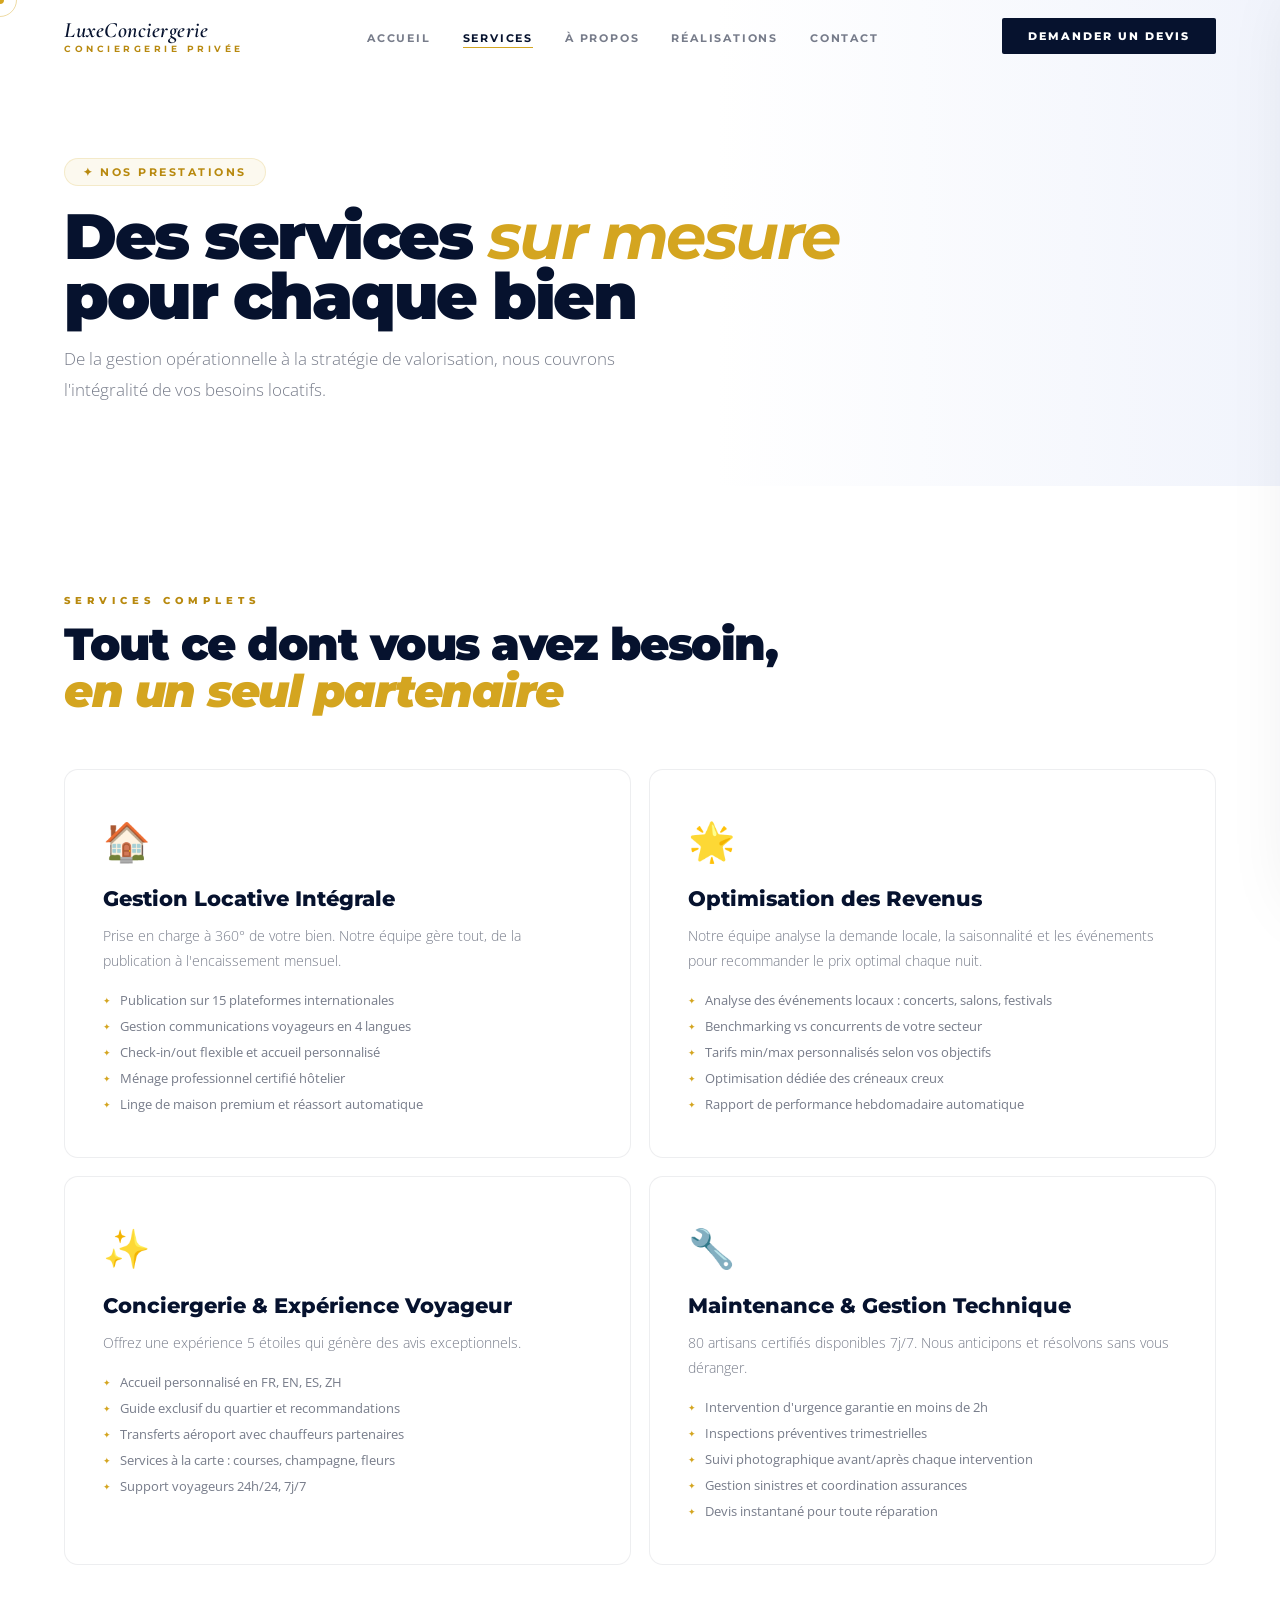
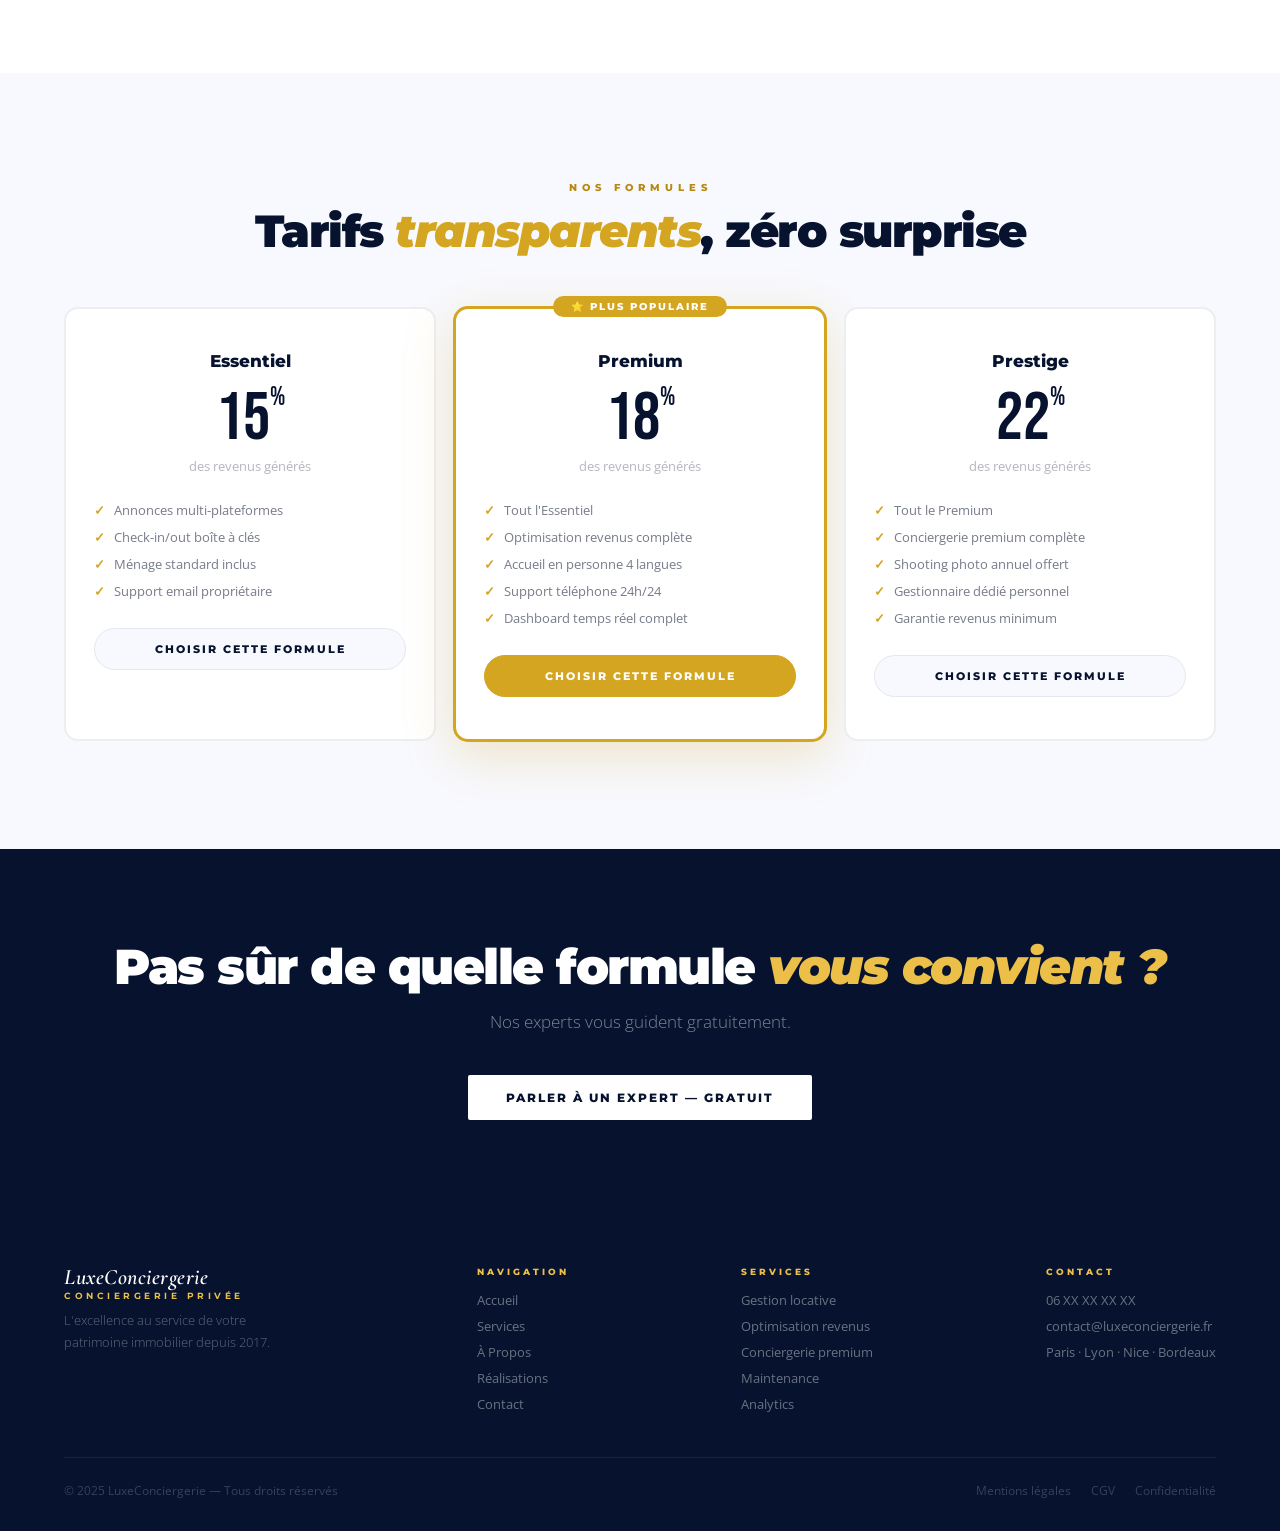
<file: services.html>
<!DOCTYPE html>
<html lang="fr">
<head>
<meta charset="UTF-8"/>
<meta name="viewport" content="width=device-width,initial-scale=1.0"/>
<meta name="description" content="Gestion locative intégrale, optimisation revenus, conciergerie premium. Découvrez toutes nos prestations."/>
<meta name="keywords" content="conciergerie privée, gestion locative, location saisonnière, service premium"/>
<title>Services — LuxeConciergerie</title>
<link rel="stylesheet" href="style.css"/>
</head>
<body>
<div id="CUR"></div><div id="CURR"></div>
<button class="fcta" id="FCTA" onclick="openPop()"><div class="fcta-dot"></div>Devis gratuit</button>

<!-- POPUP -->
<div class="pop-ov" id="POP_OV" onclick="closePop()"></div>
<div class="pop-pnl" id="POP">
  <button class="pop-x" onclick="closePop()">✕</button>
  <div class="pop-t">Estimation gratuite</div>
  <div class="pop-s">Réponse personnalisée sous 24h · Sans engagement</div>
  <form onsubmit="subPop(event)">
    <div class="pop-row">
      <div class="pop-fg"><label class="pop-fl">Prénom</label><input class="pop-fi" type="text" placeholder="Jean" required/></div>
      <div class="pop-fg"><label class="pop-fl">Nom</label><input class="pop-fi" type="text" placeholder="Dupont" required/></div>
    </div>
    <div class="pop-fg"><label class="pop-fl">Téléphone *</label><input class="pop-fi" type="tel" placeholder="06 XX XX XX XX" required/></div>
    <div class="pop-fg"><label class="pop-fl">Email</label><input class="pop-fi" type="email" placeholder="jean@email.com"/></div>
    <div class="pop-fg"><label class="pop-fl">Type de bien</label><select class="pop-sel"><option>Appartement</option><option>Maison</option><option>Villa</option><option>Chalet</option><option>Loft</option></select></div>
    <div class="pop-fg"><label class="pop-fl">Ville</label><input class="pop-fi" type="text" placeholder="Paris, Lyon, Nice..."/></div>
    <div class="pop-fg"><label class="pop-fl">Message</label><textarea class="pop-ta" placeholder="Surface, objectifs, situation actuelle..."></textarea></div>
    <button type="submit" class="pop-sub" id="POPBTN">✦ Recevoir mon estimation gratuite</button>
  </form>
</div>

<!-- MOBILE -->
<div id="MOB">
  <button class="mob-x" onclick="closeMob()">✕</button>
  <a href="index.html">Accueil</a>
  <a href="services.html">Services</a>
  <a href="apropos.html">À Propos</a>
  <a href="realisations.html">Réalisations</a>
  <a href="contact.html">Contact</a>
</div>

<nav id="NAV" class="top">
  <a class="nlogo" href="index.html"><span class="nlogo-name">LuxeConciergerie</span><span class="nlogo-sub">Conciergerie Privée</span></a>
  <ul class="nlinks">
    <li><a href="index.html" >Accueil</a></li>
    <li><a href="services.html" class='act'>Services</a></li>
    <li><a href="apropos.html" >À Propos</a></li>
    <li><a href="realisations.html" >Réalisations</a></li>
    <li><a href="contact.html" >Contact</a></li>
  </ul>
  <a href="contact.html" class="ncta">Demander un devis</a>
  <button class="nburger" onclick="openMob()"><span></span><span></span><span></span></button>
</nav>

<div class="phero"><div class="phero-in rv-l"><div class="phero-tag">✦ Nos Prestations</div><h1>Des services <em>sur mesure</em><br/>pour chaque bien</h1><p class="phero-sub">De la gestion opérationnelle à la stratégie de valorisation, nous couvrons l'intégralité de vos besoins locatifs.</p></div></div>
<section class="sec rv" style="background:var(--w)">
  <div class="sec-lbl">Services Complets</div><h2 class="sh">Tout ce dont vous avez besoin,<br/><em>en un seul partenaire</em></h2>
  <div class="sfull-grid">
    <div class="sfull"><span class="sfull-ic">🏠</span><div class="sfull-name">Gestion Locative Intégrale</div><div class="sfull-desc">Prise en charge à 360° de votre bien. Notre équipe gère tout, de la publication à l'encaissement mensuel.</div><div class="sfull-list"><div class="sfull-li">Publication sur 15 plateformes internationales</div><div class="sfull-li">Gestion communications voyageurs en 4 langues</div><div class="sfull-li">Check-in/out flexible et accueil personnalisé</div><div class="sfull-li">Ménage professionnel certifié hôtelier</div><div class="sfull-li">Linge de maison premium et réassort automatique</div></div></div>
    <div class="sfull"><span class="sfull-ic">🌟</span><div class="sfull-name">Optimisation des Revenus</div><div class="sfull-desc">Notre équipe analyse la demande locale, la saisonnalité et les événements pour recommander le prix optimal chaque nuit.</div><div class="sfull-list"><div class="sfull-li">Analyse des événements locaux : concerts, salons, festivals</div><div class="sfull-li">Benchmarking vs concurrents de votre secteur</div><div class="sfull-li">Tarifs min/max personnalisés selon vos objectifs</div><div class="sfull-li">Optimisation dédiée des créneaux creux</div><div class="sfull-li">Rapport de performance hebdomadaire automatique</div></div></div>
    <div class="sfull"><span class="sfull-ic">✨</span><div class="sfull-name">Conciergerie & Expérience Voyageur</div><div class="sfull-desc">Offrez une expérience 5 étoiles qui génère des avis exceptionnels.</div><div class="sfull-list"><div class="sfull-li">Accueil personnalisé en FR, EN, ES, ZH</div><div class="sfull-li">Guide exclusif du quartier et recommandations</div><div class="sfull-li">Transferts aéroport avec chauffeurs partenaires</div><div class="sfull-li">Services à la carte : courses, champagne, fleurs</div><div class="sfull-li">Support voyageurs 24h/24, 7j/7</div></div></div>
    <div class="sfull"><span class="sfull-ic">🔧</span><div class="sfull-name">Maintenance & Gestion Technique</div><div class="sfull-desc">80 artisans certifiés disponibles 7j/7. Nous anticipons et résolvons sans vous déranger.</div><div class="sfull-list"><div class="sfull-li">Intervention d'urgence garantie en moins de 2h</div><div class="sfull-li">Inspections préventives trimestrielles</div><div class="sfull-li">Suivi photographique avant/après chaque intervention</div><div class="sfull-li">Gestion sinistres et coordination assurances</div><div class="sfull-li">Devis instantané pour toute réparation</div></div></div>
  </div>
</section>
<section class="sec rv" style="background:var(--w2);text-align:center">
  <div class="sec-lbl">Nos Formules</div><h2 class="sh">Tarifs <em>transparents</em>, zéro surprise</h2>
  <div class="trf-grid">
    <div class="trf"><div class="trf-name">Essentiel</div><div class="trf-price">15<sup>%</sup></div><div class="trf-per">des revenus générés</div><div class="trf-feats"><div class="trf-f"><span class="ck">✓</span> Annonces multi-plateformes</div><div class="trf-f"><span class="ck">✓</span> Check-in/out boîte à clés</div><div class="trf-f"><span class="ck">✓</span> Ménage standard inclus</div><div class="trf-f"><span class="ck">✓</span> Support email propriétaire</div></div><button class="trf-btn" onclick="openPop()">Choisir cette formule</button></div>
    <div class="trf feat"><div class="trf-badge">⭐ Plus populaire</div><div class="trf-name">Premium</div><div class="trf-price">18<sup>%</sup></div><div class="trf-per">des revenus générés</div><div class="trf-feats"><div class="trf-f"><span class="ck">✓</span> Tout l'Essentiel</div><div class="trf-f"><span class="ck">✓</span> Optimisation revenus complète</div><div class="trf-f"><span class="ck">✓</span> Accueil en personne 4 langues</div><div class="trf-f"><span class="ck">✓</span> Support téléphone 24h/24</div><div class="trf-f"><span class="ck">✓</span> Dashboard temps réel complet</div></div><button class="trf-btn" onclick="openPop()">Choisir cette formule</button></div>
    <div class="trf"><div class="trf-name">Prestige</div><div class="trf-price">22<sup>%</sup></div><div class="trf-per">des revenus générés</div><div class="trf-feats"><div class="trf-f"><span class="ck">✓</span> Tout le Premium</div><div class="trf-f"><span class="ck">✓</span> Conciergerie premium complète</div><div class="trf-f"><span class="ck">✓</span> Shooting photo annuel offert</div><div class="trf-f"><span class="ck">✓</span> Gestionnaire dédié personnel</div><div class="trf-f"><span class="ck">✓</span> Garantie revenus minimum</div></div><button class="trf-btn" onclick="openPop()">Choisir cette formule</button></div>
  </div>
</section>
<div class="cta-band rv"><h2>Pas sûr de quelle formule <em>vous convient ?</em></h2><p>Nos experts vous guident gratuitement.</p><div class="cta-acts"><button class="btn-wh" onclick="openPop()">Parler à un expert — Gratuit</button></div></div>

<footer>
  <div class="ft-top">
    <div class="ft-brand">
      <a class="nlogo" href="index.html"><span class="nlogo-name">LuxeConciergerie</span><span class="nlogo-sub">Conciergerie Privée</span></a>
      <p class="ft-tagline">L'excellence au service de votre patrimoine immobilier depuis 2017.</p>
    </div>
    <div class="ft-col"><h4>Navigation</h4><a href="index.html">Accueil</a><a href="services.html">Services</a><a href="apropos.html">À Propos</a><a href="realisations.html">Réalisations</a><a href="contact.html">Contact</a></div>
    <div class="ft-col"><h4>Services</h4><a href="services.html">Gestion locative</a><a href="services.html">Optimisation revenus</a><a href="services.html">Conciergerie premium</a><a href="services.html">Maintenance</a><a href="services.html">Analytics</a></div>
    <div class="ft-col"><h4>Contact</h4><a href="tel:+33600000000">06 XX XX XX XX</a><a href="mailto:contact@luxeconciergerie.fr">contact@luxeconciergerie.fr</a><a>Paris · Lyon · Nice · Bordeaux</a></div>
  </div>
  <div class="ft-bot"><span class="ft-copy">© 2025 LuxeConciergerie — Tous droits réservés</span><div class="ft-legal"><a href="#">Mentions légales</a><a href="#">CGV</a><a href="#">Confidentialité</a></div></div>
</footer>
<script src="script.js"></script>
</body>
</html>
</file>
<file: style.css>
@import url('https://fonts.googleapis.com/css2?family=Cormorant+Garamond:ital,wght@0,400;0,600;1,400;1,600&family=Montserrat:wght@400;500;600;700;800;900&family=Open+Sans:wght@300;400;600&family=Bebas+Neue&display=swap');

:root{
  --w:#FFFFFF;--w2:#F8F9FE;--w3:#F1F4FC;
  --navy:#06122E;--navy2:#0A1C42;--navy3:#0E2458;
  --gold:#B8890E;--gold2:#D4A520;--gold3:#ECC048;--gold4:#F5D878;
  --goldbg:rgba(212,165,32,.07);--goldglow:rgba(212,165,32,.25);
  --tx:#07112A;--txm:rgba(7,17,42,.55);--txl:rgba(7,17,42,.3);
  --bdr:rgba(7,17,42,.07);--bdg:rgba(212,165,32,.18);
  --fm:'Montserrat','Segoe UI',Arial,sans-serif;
  --fd:'Cormorant Garamond',Georgia,serif;
  --fb:'Open Sans','Segoe UI',Arial,sans-serif;
  --fn:'Bebas Neue','Arial Narrow',Impact,sans-serif;
  --ease:cubic-bezier(.16,1,.3,1);
}
*{margin:0;padding:0;box-sizing:border-box;}
html{scroll-behavior:smooth;}
body{background:var(--w);color:var(--tx);font-family:var(--fb);overflow-x:hidden;cursor:none;}
img{max-width:100%;display:block;object-fit:cover;}

/* CURSOR */
#CUR{position:fixed;width:8px;height:8px;background:var(--gold2);border-radius:50%;pointer-events:none;z-index:9999;transform:translate(-50%,-50%);transition:width .18s,height .18s;}
#CURR{position:fixed;width:34px;height:34px;border:1.5px solid var(--gold2);border-radius:50%;pointer-events:none;z-index:9998;transform:translate(-50%,-50%);transition:all .26s var(--ease);opacity:.4;}
body.hov #CUR{width:18px;height:18px;background:var(--gold3);}
body.hov #CURR{opacity:.8;transform:translate(-50%,-50%) scale(1.5);}

/* MOBILE MENU */
#MOB{position:fixed;inset:0;background:var(--navy);z-index:800;display:none;flex-direction:column;align-items:center;justify-content:center;gap:36px;}
#MOB.open{display:flex;}
#MOB a{font-family:var(--fm);font-size:22px;font-weight:800;letter-spacing:3px;text-transform:uppercase;color:#fff;text-decoration:none;transition:color .3s;}
#MOB a:hover{color:var(--gold3);}
.mob-x{position:absolute;top:24px;right:28px;background:none;border:none;color:var(--gold3);font-size:32px;cursor:pointer;line-height:1;}

/* NAVBAR */
#NAV{position:fixed;top:0;left:0;right:0;z-index:700;height:72px;padding:0 64px;display:flex;align-items:center;justify-content:space-between;transition:all .4s var(--ease);}
#NAV.top{background:transparent;}
#NAV.scrolled{background:rgba(255,255,255,.96);backdrop-filter:blur(20px);box-shadow:0 1px 0 var(--bdr),0 4px 20px rgba(7,17,42,.05);}
.nlogo{display:flex;flex-direction:column;text-decoration:none;}
.nlogo-name{font-family:var(--fd);font-size:22px;font-weight:600;font-style:italic;color:var(--navy);letter-spacing:.5px;line-height:1;}
.nlogo-sub{font-family:var(--fm);font-size:9px;font-weight:700;letter-spacing:3.5px;text-transform:uppercase;color:var(--gold);margin-top:2px;}
.nlinks{display:flex;gap:32px;list-style:none;}
.nlinks a{font-family:var(--fm);font-size:11px;font-weight:700;letter-spacing:1.8px;text-transform:uppercase;color:var(--txm);text-decoration:none;position:relative;padding-bottom:3px;transition:color .3s;}
.nlinks a::after{content:'';position:absolute;bottom:0;left:0;width:0;height:1.5px;background:var(--gold2);transition:width .3s var(--ease);}
.nlinks a:hover,.nlinks a.act{color:var(--navy);}
.nlinks a:hover::after,.nlinks a.act::after{width:100%;}
.ncta{background:var(--navy);color:#fff;padding:11px 26px;font-family:var(--fm);font-size:11px;font-weight:800;letter-spacing:2px;text-transform:uppercase;border:none;border-radius:2px;cursor:pointer;transition:all .3s;text-decoration:none;display:inline-block;}
.ncta:hover{background:var(--gold2);transform:translateY(-2px);box-shadow:0 8px 24px var(--goldglow);}
.nburger{display:none;flex-direction:column;gap:5px;background:none;border:none;cursor:pointer;padding:4px;}
.nburger span{width:24px;height:2px;background:var(--navy);display:block;}

/* REVEAL */
.rv{opacity:0;transform:translateY(32px);transition:opacity .85s var(--ease),transform .85s var(--ease);}
.rv.in{opacity:1;transform:none;}
.rv-l{opacity:0;transform:translateX(-32px);transition:opacity .85s var(--ease),transform .85s var(--ease);}
.rv-l.in{opacity:1;transform:none;}
.rv-r{opacity:0;transform:translateX(32px);transition:opacity .85s var(--ease),transform .85s var(--ease);}
.rv-r.in{opacity:1;transform:none;}
.rv-s{opacity:0;transform:scale(.94);transition:opacity .85s var(--ease),transform .85s var(--ease);}
.rv-s.in{opacity:1;transform:none;}

/* BUTTONS */
.btn-dk{display:inline-flex;align-items:center;gap:8px;background:var(--navy);color:#fff;padding:16px 40px;font-family:var(--fm);font-size:12px;font-weight:800;letter-spacing:2.5px;text-transform:uppercase;border:none;border-radius:2px;cursor:pointer;transition:all .3s var(--ease);text-decoration:none;}
.btn-dk:hover{background:var(--navy3);transform:translateY(-3px);box-shadow:0 14px 36px rgba(7,17,42,.18);}
.btn-gd{display:inline-flex;align-items:center;gap:8px;background:var(--gold2);color:#fff;padding:16px 40px;font-family:var(--fm);font-size:12px;font-weight:800;letter-spacing:2.5px;text-transform:uppercase;border:none;border-radius:2px;cursor:pointer;transition:all .3s var(--ease);text-decoration:none;}
.btn-gd:hover{background:var(--gold);transform:translateY(-3px);box-shadow:0 14px 36px var(--goldglow);}
.btn-ol{display:inline-flex;align-items:center;gap:8px;background:transparent;color:var(--navy);padding:15px 38px;font-family:var(--fm);font-size:12px;font-weight:700;letter-spacing:2px;text-transform:uppercase;border:1.5px solid var(--bdr);border-radius:2px;cursor:pointer;transition:all .3s;text-decoration:none;}
.btn-ol:hover{border-color:var(--navy);background:var(--navy);color:#fff;}
.btn-wh{display:inline-flex;align-items:center;gap:8px;background:#fff;color:var(--navy);padding:15px 38px;font-family:var(--fm);font-size:12px;font-weight:800;letter-spacing:2px;text-transform:uppercase;border:none;border-radius:2px;cursor:pointer;transition:all .3s;text-decoration:none;}
.btn-wh:hover{background:var(--gold3);transform:translateY(-2px);}
.btn-ol-wh{display:inline-flex;align-items:center;gap:8px;background:transparent;color:rgba(255,255,255,.7);padding:15px 38px;font-family:var(--fm);font-size:12px;font-weight:700;letter-spacing:2px;text-transform:uppercase;border:1.5px solid rgba(255,255,255,.22);border-radius:2px;cursor:pointer;transition:all .3s;text-decoration:none;}
.btn-ol-wh:hover{border-color:var(--gold3);color:var(--gold4);}

/* SECTIONS */
.sec{padding:108px 64px;}
.sec-lbl{font-family:var(--fm);font-size:10px;font-weight:800;letter-spacing:5px;text-transform:uppercase;color:var(--gold);margin-bottom:14px;}
.sh{font-family:var(--fm);font-size:clamp(26px,3.5vw,50px);font-weight:900;letter-spacing:-1.5px;line-height:1.05;color:var(--navy);margin-bottom:18px;}
.sh em{font-style:italic;color:var(--gold2);}
.sp{font-size:16px;color:var(--txm);line-height:1.8;font-weight:300;max-width:580px;}
.sec-dk{background:var(--navy);}
.sec-dk .sec-lbl{color:var(--gold3);}
.sec-dk .sh{color:#fff;}
.sec-dk .sh em{color:var(--gold3);}
.sec-dk .sp{color:rgba(255,255,255,.52);}

/* TRUST BAR */
.tbar{background:var(--navy);padding:22px 64px;display:grid;grid-template-columns:repeat(5,1fr);align-items:center;}
.tbi{display:flex;align-items:center;justify-content:center;gap:10px;font-family:var(--fm);font-size:11px;font-weight:700;letter-spacing:1px;color:rgba(255,255,255,.45);text-transform:uppercase;text-align:center;position:relative;}
.tbi:not(:last-child)::after{content:'';position:absolute;right:0;top:20%;height:60%;width:1px;background:rgba(255,255,255,.1);}
.tbi em{color:rgba(255,255,255,.9);font-style:normal;}
.tbi-ic{font-size:16px;flex-shrink:0;}

/* NUMBERS */
.nums-wrap{background:var(--navy);}
.nums-grid{display:grid;grid-template-columns:repeat(4,1fr);}
.num-item{padding:52px 20px;text-align:center;border-right:1px solid rgba(255,255,255,.06);position:relative;overflow:hidden;transition:background .4s;}
.num-item:last-child{border-right:none;}
.num-item:hover{background:rgba(255,255,255,.03);}
.num-item::after{content:'';position:absolute;bottom:0;left:50%;transform:translateX(-50%);width:0;height:2px;background:linear-gradient(to right,var(--gold2),var(--gold4));transition:width .5s var(--ease);}
.num-item:hover::after{width:46%;}
.num-val{font-family:var(--fn);font-size:84px;color:#fff;line-height:1;display:block;letter-spacing:2px;}
.num-suf{color:var(--gold3);}
.num-lbl{font-family:var(--fm);font-size:10px;font-weight:700;letter-spacing:2.5px;text-transform:uppercase;color:rgba(255,255,255,.35);margin-top:8px;}

/* CAROUSEL */
.diff-sec{padding:108px 0;background:var(--w2);}
.diff-hdr{padding:0 64px 52px;display:grid;grid-template-columns:1fr 1fr;gap:48px;align-items:end;}
.diff-hr{display:flex;flex-direction:column;align-items:flex-end;gap:12px;}
.diff-hint{font-family:var(--fm);font-size:11px;font-weight:600;letter-spacing:1.5px;text-transform:uppercase;color:var(--txl);}
.dtrack{display:flex;gap:22px;padding:8px 64px 36px;overflow-x:auto;scroll-snap-type:x mandatory;-webkit-overflow-scrolling:touch;cursor:grab;scrollbar-width:none;}
.dtrack::-webkit-scrollbar{display:none;}
.dtrack:active{cursor:grabbing;}
.dfc{flex:0 0 320px;scroll-snap-align:center;border-radius:18px;padding:38px 30px;background:var(--w);border:1.5px solid var(--bdr);transition:transform .6s var(--ease),box-shadow .6s var(--ease),border-color .4s,opacity .5s;position:relative;}
.dfc:not(.act){transform:scale(.96);opacity:.65;}
.dfc.act{transform:scale(1.05);border-color:var(--bdg);box-shadow:0 24px 70px rgba(7,17,42,.1),0 0 0 1px var(--bdg);opacity:1;}
.dfc-ico{width:58px;height:58px;border-radius:14px;display:flex;align-items:center;justify-content:center;font-size:26px;margin-bottom:22px;transition:transform .4s;}
.dfc.act .dfc-ico{transform:scale(1.08);}
.ico-bl{background:rgba(93,173,226,.1);}
.ico-gd{background:rgba(212,165,32,.1);}
.ico-gr{background:rgba(39,174,96,.1);}
.ico-pu{background:rgba(142,68,173,.1);}
.ico-cy{background:rgba(26,188,156,.1);}
.ico-re{background:rgba(231,76,60,.1);}
.ico-gy{background:rgba(127,140,141,.12);}
.dfc-n{position:absolute;top:16px;right:20px;font-family:var(--fn);font-size:56px;color:rgba(7,17,42,.04);line-height:1;}
.dfc.act .dfc-n{color:rgba(212,165,32,.05);}
.dfc-chip{display:inline-flex;align-items:center;gap:6px;background:var(--goldbg);border:1px solid var(--bdg);padding:4px 12px;border-radius:100px;font-family:var(--fm);font-size:10px;font-weight:700;letter-spacing:2px;color:var(--gold);text-transform:uppercase;margin-bottom:12px;}
.dfc-title{font-family:var(--fm);font-size:18px;font-weight:800;color:var(--navy);margin-bottom:9px;letter-spacing:-.3px;}
.dfc-desc{font-size:13px;color:var(--txm);line-height:1.75;font-weight:300;}
.dfc-foot{display:flex;align-items:center;justify-content:space-between;margin-top:20px;padding-top:18px;border-top:1px solid var(--bdr);}
.dfc-metric{font-family:var(--fn);font-size:30px;color:var(--navy);line-height:1;}
.dfc.act .dfc-metric{color:var(--gold2);}
.dfc-mlbl{font-family:var(--fm);font-size:10px;font-weight:700;letter-spacing:1.5px;color:var(--txl);text-transform:uppercase;margin-top:2px;}
.dfc-arr{width:36px;height:36px;background:var(--w3);border-radius:50%;display:flex;align-items:center;justify-content:center;font-size:15px;color:var(--txl);transition:all .4s;}
.dfc.act .dfc-arr{background:var(--gold2);color:#fff;}
.diff-prog{height:2px;background:var(--bdr);margin:0 64px 18px;border-radius:2px;overflow:hidden;}
.diff-prog-in{height:100%;background:linear-gradient(to right,var(--gold2),var(--gold4));border-radius:2px;transition:width .5s var(--ease);}
.dnav{display:flex;align-items:center;justify-content:center;gap:16px;}
.dnbtn{width:50px;height:50px;background:var(--w);border:1.5px solid var(--bdr);border-radius:50%;display:flex;align-items:center;justify-content:center;font-size:18px;color:var(--navy);cursor:pointer;transition:all .3s var(--ease);}
.dnbtn:hover{background:var(--navy);color:#fff;border-color:var(--navy);transform:scale(1.1);}
.dndots{display:flex;gap:8px;align-items:center;}
.dndot{width:6px;height:6px;background:var(--bdr);border-radius:50%;cursor:pointer;transition:all .35s var(--ease);}
.dndot.on{width:28px;background:var(--gold2);border-radius:100px;}

/* PROCESS */
.proc-grid{display:grid;grid-template-columns:repeat(4,1fr);gap:0;margin-top:64px;position:relative;}
.proc-grid::before{content:'';position:absolute;top:40px;left:12%;right:12%;height:1px;background:linear-gradient(to right,transparent,var(--bdg) 25%,var(--bdg) 75%,transparent);}
.pstep{text-align:center;padding:0 14px;}
.pstep-n{width:80px;height:80px;border:2px solid var(--bdg);border-radius:50%;display:flex;align-items:center;justify-content:center;font-family:var(--fn);font-size:26px;color:var(--gold2);margin:0 auto 24px;background:var(--w);position:relative;z-index:1;transition:all .4s var(--ease);}
.pstep:hover .pstep-n{background:var(--navy);color:#fff;border-color:var(--navy);}
.pstep-title{font-family:var(--fm);font-size:15px;font-weight:800;margin-bottom:9px;color:var(--navy);}
.pstep-desc{font-size:13px;color:var(--txm);line-height:1.75;font-weight:300;}

/* SERVICES */
.srv-grid{display:grid;grid-template-columns:repeat(3,1fr);gap:18px;margin-top:60px;}
.srv-card{background:var(--w);border:1.5px solid var(--bdr);border-radius:14px;padding:42px 32px;position:relative;overflow:hidden;transition:all .45s var(--ease);}
.srv-card::after{content:'';position:absolute;bottom:0;left:0;right:0;height:3px;background:linear-gradient(to right,var(--gold2),var(--gold4));transform:scaleX(0);transform-origin:left;transition:transform .4s var(--ease);}
.srv-card:hover::after{transform:scaleX(1);}
.srv-card:hover{border-color:var(--bdg);transform:translateY(-6px);box-shadow:0 16px 56px rgba(7,17,42,.08);}
.srv-n{position:absolute;top:14px;right:18px;font-family:var(--fn);font-size:52px;color:var(--bdr);line-height:1;transition:color .4s;}
.srv-card:hover .srv-n{color:var(--goldbg);}
.srv-ic{font-size:34px;margin-bottom:18px;display:block;}
.srv-name{font-family:var(--fm);font-size:18px;font-weight:800;margin-bottom:11px;color:var(--navy);}
.srv-desc{font-size:14px;color:var(--txm);line-height:1.8;font-weight:300;}
.srv-lnk{display:inline-flex;align-items:center;gap:6px;margin-top:18px;font-family:var(--fm);font-size:11px;font-weight:700;letter-spacing:1.5px;color:var(--gold);text-transform:uppercase;opacity:0;transform:translateX(-6px);transition:all .3s;text-decoration:none;}
.srv-card:hover .srv-lnk{opacity:1;transform:translateX(0);}

/* TESTIMONIALS */
.test-grid{display:grid;grid-template-columns:repeat(3,1fr);gap:18px;margin-top:58px;}
.tcard{background:rgba(255,255,255,.05);border:1px solid rgba(255,255,255,.09);border-radius:16px;padding:38px 30px;transition:all .4s var(--ease);}
.tcard:hover{border-color:rgba(212,165,32,.3);transform:translateY(-4px);}
.tcard-q{font-family:var(--fm);font-weight:900;font-size:64px;color:var(--gold4);opacity:.3;line-height:.6;margin-bottom:18px;}
.tcard-stars{color:var(--gold3);font-size:14px;letter-spacing:2px;margin-bottom:12px;}
.tcard-txt{font-size:15px;color:rgba(255,255,255,.62);line-height:1.85;font-style:italic;font-weight:300;margin-bottom:24px;}
.tcard-auth{display:flex;align-items:center;gap:12px;}
.tcard-av{width:46px;height:46px;border-radius:50%;background:linear-gradient(135deg,var(--navy2),var(--gold2));display:flex;align-items:center;justify-content:center;font-family:var(--fm);font-size:16px;font-weight:900;color:#fff;}
.tcard-name{font-family:var(--fm);font-size:14px;font-weight:800;color:#fff;}
.tcard-role{font-size:12px;color:rgba(255,255,255,.4);}

/* FAQ */
.faq-list{max-width:820px;margin:50px auto 0;display:flex;flex-direction:column;gap:2px;}
.faq-item{background:var(--w);border:1px solid var(--bdr);overflow:hidden;transition:border-color .3s;}
.faq-item.op{border-color:var(--bdg);}
.faq-q{padding:22px 28px;display:flex;justify-content:space-between;align-items:center;cursor:pointer;}
.faq-qt{font-family:var(--fm);font-size:15px;font-weight:700;color:var(--navy);transition:color .3s;padding-right:18px;}
.faq-q:hover .faq-qt{color:var(--gold);}
.faq-ic{font-size:22px;color:var(--gold2);transition:transform .35s var(--ease);flex-shrink:0;}
.faq-item.op .faq-ic{transform:rotate(45deg);}
.faq-body{max-height:0;overflow:hidden;transition:max-height .45s var(--ease);}
.faq-bi{padding:0 28px 20px;font-size:14px;color:var(--txm);line-height:1.85;font-weight:300;}
.faq-item.op .faq-body{max-height:260px;}

/* CTA BAND */
.cta-band{padding:88px 64px;text-align:center;background:var(--navy);}
.cta-band h2{font-family:var(--fm);font-size:clamp(26px,3.8vw,52px);font-weight:900;letter-spacing:-1.5px;margin-bottom:14px;color:#fff;}
.cta-band h2 em{font-style:italic;color:var(--gold3);}
.cta-band p{font-size:17px;color:rgba(255,255,255,.48);margin-bottom:42px;font-weight:300;}
.cta-acts{display:flex;gap:14px;justify-content:center;flex-wrap:wrap;}

/* PHERO (sous-pages) */
.phero{padding:158px 64px 80px;background:var(--w);position:relative;overflow:hidden;}
.phero::after{content:'';position:absolute;top:0;right:0;width:44%;height:100%;background:linear-gradient(to left,var(--w3),transparent);pointer-events:none;}
.phero-in{position:relative;z-index:1;}
.phero-tag{display:inline-flex;align-items:center;gap:8px;background:var(--goldbg);border:1px solid var(--bdg);padding:6px 18px;border-radius:100px;margin-bottom:20px;font-family:var(--fm);font-size:11px;font-weight:700;letter-spacing:2.5px;text-transform:uppercase;color:var(--gold);}
.phero h1{font-family:var(--fm);font-size:clamp(30px,5vw,70px);font-weight:900;letter-spacing:-2.5px;line-height:.94;color:var(--navy);margin-bottom:18px;}
.phero h1 em{font-style:italic;color:var(--gold2);font-weight:700;}
.phero-sub{font-size:17px;color:var(--txm);max-width:600px;line-height:1.8;font-weight:300;}

/* SERVICES FULL */
.sfull-grid{display:grid;grid-template-columns:1fr 1fr;gap:18px;margin-top:54px;}
.sfull{background:var(--w);border:1.5px solid var(--bdr);border-radius:14px;padding:44px 38px;transition:all .45s var(--ease);position:relative;overflow:hidden;}
.sfull::before{content:'';position:absolute;top:0;left:0;bottom:0;width:3px;background:linear-gradient(to bottom,var(--gold2),var(--gold4));transform:scaleY(0);transform-origin:bottom;transition:transform .5s var(--ease);}
.sfull:hover::before{transform:scaleY(1);}
.sfull:hover{border-color:var(--bdg);transform:translateY(-4px);box-shadow:0 14px 48px rgba(7,17,42,.07);}
.sfull-ic{font-size:38px;margin-bottom:20px;display:block;}
.sfull-name{font-family:var(--fm);font-size:21px;font-weight:800;margin-bottom:12px;color:var(--navy);}
.sfull-desc{font-size:14px;color:var(--txm);line-height:1.8;font-weight:300;margin-bottom:18px;}
.sfull-list{display:flex;flex-direction:column;gap:8px;}
.sfull-li{display:flex;align-items:flex-start;gap:9px;font-size:13px;color:var(--txm);}
.sfull-li::before{content:'✦';color:var(--gold2);font-size:9px;flex-shrink:0;margin-top:3px;}

/* TARIFS */
.trf-grid{display:grid;grid-template-columns:repeat(3,1fr);gap:18px;margin-top:52px;}
.trf{background:var(--w);border:2px solid var(--bdr);border-radius:14px;padding:42px 28px;text-align:center;position:relative;transition:all .45s var(--ease);}
.trf.feat{border-color:var(--gold2);box-shadow:0 0 0 1px var(--gold2),0 14px 50px var(--goldglow);}
.trf:hover{transform:translateY(-6px);}
.trf-badge{position:absolute;top:-13px;left:50%;transform:translateX(-50%);background:var(--gold2);color:#fff;padding:4px 18px;font-family:var(--fm);font-size:10px;font-weight:800;letter-spacing:2px;border-radius:100px;white-space:nowrap;text-transform:uppercase;}
.trf-name{font-family:var(--fm);font-size:17px;font-weight:800;color:var(--navy);margin-bottom:14px;}
.trf-price{font-family:var(--fn);font-size:68px;color:var(--navy);line-height:1;margin:14px 0 4px;}
.trf-price sup{font-size:26px;vertical-align:top;margin-top:12px;}
.trf-per{font-size:13px;color:var(--txl);margin-bottom:26px;}
.trf-feats{text-align:left;display:flex;flex-direction:column;gap:9px;margin-bottom:28px;}
.trf-f{display:flex;align-items:center;gap:9px;font-size:13px;color:var(--txm);}
.trf-f .ck{color:var(--gold2);font-weight:800;}
.trf-btn{width:100%;background:var(--w2);color:var(--navy);padding:13px;font-family:var(--fm);font-size:11px;font-weight:800;letter-spacing:2px;text-transform:uppercase;border:1.5px solid var(--bdr);border-radius:100px;cursor:pointer;transition:all .3s;}
.trf.feat .trf-btn{background:var(--gold2);color:#fff;border-color:var(--gold2);}
.trf-btn:hover{background:var(--navy);color:#fff;border-color:var(--navy);}

/* ABOUT */
.about-grid{display:grid;grid-template-columns:1fr 1fr;gap:76px;align-items:center;}
.about-img-box{position:relative;}
.about-img{border-radius:14px;height:440px;overflow:hidden;}
.about-img img{width:100%;height:100%;object-fit:cover;}
.about-num{position:absolute;bottom:-24px;right:-24px;background:var(--gold2);color:#fff;border-radius:12px;padding:20px 24px;}
.an-val{font-family:var(--fn);font-size:40px;line-height:1;}
.an-lbl{font-family:var(--fm);font-size:11px;font-weight:800;letter-spacing:1.5px;text-transform:uppercase;}
.vals-grid{display:grid;grid-template-columns:1fr 1fr;gap:14px;margin-top:46px;}
.val-card{background:var(--w);border:1.5px solid var(--bdr);border-radius:12px;padding:24px;transition:all .4s;}
.val-card:hover{border-color:var(--bdg);transform:translateY(-3px);}
.val-ic{font-size:24px;margin-bottom:11px;}
.val-name{font-family:var(--fm);font-size:14px;font-weight:800;margin-bottom:6px;color:var(--navy);}
.val-desc{font-size:13px;color:var(--txm);line-height:1.7;font-weight:300;}
.team-grid{display:grid;grid-template-columns:repeat(3,1fr);gap:18px;margin-top:50px;}
.tmcard{background:var(--w);border:1.5px solid var(--bdr);border-radius:14px;overflow:hidden;text-align:center;transition:all .4s;}
.tmcard:hover{border-color:var(--bdg);transform:translateY(-5px);}
.tmphoto{height:180px;background:linear-gradient(135deg,var(--w3),var(--navy2));display:flex;align-items:center;justify-content:center;font-size:60px;}
.tmbody{padding:22px;}
.tmname{font-family:var(--fm);font-size:17px;font-weight:800;color:var(--navy);margin-bottom:4px;}
.tmrole{font-size:11px;color:var(--gold);font-weight:700;letter-spacing:1.5px;text-transform:uppercase;margin-bottom:10px;}
.tmbio{font-size:13px;color:var(--txm);line-height:1.65;font-weight:300;}
.certifs{display:flex;gap:10px;flex-wrap:wrap;justify-content:center;margin-top:44px;}
.cert{background:var(--w);border:1px solid var(--bdg);padding:10px 20px;border-radius:100px;font-family:var(--fm);font-size:11px;font-weight:700;color:var(--gold);display:flex;align-items:center;gap:7px;}

/* REALISATIONS */
.real-filters{display:flex;gap:9px;flex-wrap:wrap;margin-top:34px;}
.rft{background:var(--w);border:1.5px solid var(--bdr);color:var(--txm);padding:8px 20px;font-family:var(--fm);font-size:11px;font-weight:700;letter-spacing:1.5px;text-transform:uppercase;cursor:pointer;border-radius:100px;transition:all .3s;}
.rft.on,.rft:hover{background:var(--navy);color:#fff;border-color:var(--navy);}
.real-grid{display:grid;grid-template-columns:repeat(3,1fr);gap:18px;margin-top:40px;}
.rcard{background:var(--w);border:1.5px solid var(--bdr);border-radius:14px;overflow:hidden;transition:all .45s var(--ease);}
.rcard:hover{border-color:var(--bdg);transform:translateY(-5px);box-shadow:0 18px 50px rgba(7,17,42,.09);}
.rcard-img{height:200px;position:relative;overflow:hidden;}
.rcard-img img{width:100%;height:100%;object-fit:cover;transition:transform .7s var(--ease);}
.rcard:hover .rcard-img img{transform:scale(1.05);}
.rcard-tag{position:absolute;top:12px;left:12px;background:var(--gold2);color:#fff;padding:3px 11px;font-family:var(--fm);font-size:10px;font-weight:800;letter-spacing:1.5px;border-radius:100px;text-transform:uppercase;z-index:1;}
.rcard-body{padding:20px;}
.rcard-loc{font-size:11px;color:var(--gold);font-weight:700;letter-spacing:1.5px;text-transform:uppercase;margin-bottom:5px;}
.rcard-name{font-family:var(--fm);font-size:16px;font-weight:800;color:var(--navy);margin-bottom:12px;}
.rcard-stats{display:flex;gap:18px;flex-wrap:wrap;}
.rs{font-size:12px;color:var(--txm);}
.rs strong{font-family:var(--fn);font-size:20px;color:var(--navy);display:block;line-height:1.1;}

/* CONTACT */
.cgrid{display:grid;grid-template-columns:1fr 1.5fr;gap:60px;align-items:start;}
.cinfo{display:flex;flex-direction:column;gap:18px;margin-top:28px;}
.ci-it{display:flex;gap:14px;}
.ci-ic{width:46px;height:46px;background:var(--w3);border:1.5px solid var(--bdg);border-radius:8px;display:flex;align-items:center;justify-content:center;font-size:17px;flex-shrink:0;}
.ci-lbl{font-family:var(--fm);font-size:10px;font-weight:800;letter-spacing:2px;text-transform:uppercase;color:var(--gold);margin-bottom:3px;}
.ci-val{font-size:15px;color:var(--navy);font-weight:600;}
.fbox{background:var(--w);border:1.5px solid var(--bdr);border-radius:14px;padding:48px 44px;box-shadow:0 4px 44px rgba(7,17,42,.04);}
.form-t{font-family:var(--fm);font-size:24px;font-weight:900;color:var(--navy);margin-bottom:5px;letter-spacing:-.5px;}
.form-s{font-size:14px;color:var(--txm);margin-bottom:32px;font-weight:300;}
.fg{display:flex;flex-direction:column;gap:7px;margin-bottom:16px;}
.fg.row{display:grid;grid-template-columns:1fr 1fr;gap:16px;margin-bottom:0;}
.fg.row .fg{margin-bottom:0;}
.fl{font-family:var(--fm);font-size:10px;font-weight:800;letter-spacing:2px;text-transform:uppercase;color:var(--gold);}
.fi,.fsel,.fta{background:var(--w2);border:1.5px solid var(--bdr);color:var(--tx);padding:13px 16px;font-family:var(--fb);font-size:14px;outline:none;transition:all .3s;border-radius:6px;width:100%;}
.fi:focus,.fsel:focus,.fta:focus{border-color:var(--gold2);background:var(--w);}
.fsel option{background:var(--w);}
.fta{resize:none;height:116px;}
.form-sub{width:100%;background:var(--navy);color:#fff;padding:16px;font-family:var(--fm);font-size:12px;font-weight:800;letter-spacing:3px;text-transform:uppercase;border:none;border-radius:2px;cursor:pointer;transition:all .3s;margin-top:4px;}
.form-sub:hover{background:var(--gold2);}
.gars{display:flex;flex-direction:column;gap:10px;margin-top:38px;}
.gar{display:flex;align-items:center;gap:9px;font-size:14px;color:var(--txm);}
.gar::before{content:'✓';color:var(--gold2);font-weight:900;}

/* POPUP */
.pop-ov{position:fixed;inset:0;background:rgba(7,17,42,.4);backdrop-filter:blur(10px);z-index:900;opacity:0;pointer-events:none;transition:opacity .4s;}
.pop-ov.open{opacity:1;pointer-events:all;}
.pop-pnl{position:fixed;right:-560px;top:0;bottom:0;width:520px;max-width:100vw;background:var(--w);z-index:901;overflow-y:auto;padding:46px 40px;box-shadow:-18px 0 70px rgba(7,17,42,.1);transition:right .5s var(--ease);}
.pop-pnl.open{right:0;}
.pop-x{position:absolute;top:18px;right:18px;width:38px;height:38px;background:var(--w3);border:none;border-radius:50%;font-size:17px;cursor:pointer;display:flex;align-items:center;justify-content:center;color:var(--txm);transition:all .3s;}
.pop-x:hover{background:var(--navy);color:#fff;}
.pop-t{font-family:var(--fm);font-size:22px;font-weight:900;color:var(--navy);margin-bottom:5px;margin-top:22px;}
.pop-s{font-size:14px;color:var(--txm);margin-bottom:26px;font-weight:300;}
.pop-row{display:grid;grid-template-columns:1fr 1fr;gap:13px;}
.pop-fg{display:flex;flex-direction:column;gap:7px;margin-bottom:14px;}
.pop-fl{font-family:var(--fm);font-size:10px;font-weight:800;letter-spacing:2px;text-transform:uppercase;color:var(--gold);}
.pop-fi,.pop-sel,.pop-ta{background:var(--w2);border:1.5px solid var(--bdr);color:var(--tx);padding:12px 15px;font-family:var(--fb);font-size:14px;outline:none;transition:all .3s;border-radius:6px;width:100%;}
.pop-fi:focus,.pop-sel:focus,.pop-ta:focus{border-color:var(--gold2);background:var(--w);}
.pop-sel option{background:var(--w);}
.pop-ta{resize:none;height:92px;}
.pop-sub{width:100%;background:var(--navy);color:#fff;padding:15px;font-family:var(--fm);font-size:12px;font-weight:800;letter-spacing:3px;text-transform:uppercase;border:none;border-radius:2px;cursor:pointer;transition:all .3s;margin-top:4px;}
.pop-sub:hover{background:var(--gold2);}

/* FLOATING CTA */
.fcta{position:fixed;bottom:28px;right:26px;z-index:600;background:var(--navy);color:#fff;padding:13px 24px;font-family:var(--fm);font-size:11px;font-weight:800;letter-spacing:2px;text-transform:uppercase;border:none;border-radius:100px;cursor:pointer;box-shadow:0 6px 28px rgba(7,17,42,.2);display:flex;align-items:center;gap:8px;opacity:0;transform:translateY(14px);transition:all .4s var(--ease);}
.fcta.show{opacity:1;transform:translateY(0);}
.fcta:hover{background:var(--gold2);}
.fcta-dot{width:6px;height:6px;background:var(--gold3);border-radius:50%;animation:hd 2.2s infinite;}
@keyframes hd{0%,100%{opacity:1;transform:scale(1);}50%{opacity:.25;transform:scale(.55);}}

/* FOOTER */
footer{background:var(--navy);padding:58px 64px 32px;}
.ft-top{display:flex;justify-content:space-between;align-items:flex-start;flex-wrap:wrap;gap:36px;padding-bottom:36px;border-bottom:1px solid rgba(255,255,255,.07);}
.ft-brand .nlogo-name{color:#fff;}
.ft-brand .nlogo-sub{color:var(--gold3);}
.ft-tagline{font-size:13px;color:rgba(255,255,255,.36);margin-top:9px;max-width:240px;line-height:1.65;font-weight:300;}
.ft-col h4{font-family:var(--fm);font-size:9px;font-weight:800;letter-spacing:3px;text-transform:uppercase;color:var(--gold3);margin-bottom:14px;}
.ft-col a{display:block;font-size:13px;color:rgba(255,255,255,.4);text-decoration:none;margin-bottom:8px;transition:color .3s;}
.ft-col a:hover{color:#fff;}
.ft-bot{display:flex;justify-content:space-between;align-items:center;flex-wrap:wrap;gap:14px;margin-top:24px;}
.ft-copy{font-size:12px;color:rgba(255,255,255,.2);}
.ft-legal{display:flex;gap:20px;}
.ft-legal a{font-size:12px;color:rgba(255,255,255,.2);text-decoration:none;transition:color .3s;}
.ft-legal a:hover{color:rgba(255,255,255,.55);}

/* RESPONSIVE */
@media(max-width:1024px){
  #NAV{padding:0 22px;}
  .nlinks,.ncta{display:none;}
  .nburger{display:flex;}
  .sec{padding:78px 22px;}
  .phero{padding:116px 22px 68px;}
  .tbar{padding:18px 22px;grid-template-columns:repeat(2,1fr);gap:12px;}
  .tbi:not(:last-child)::after{display:none;}
  .nums-grid{grid-template-columns:repeat(2,1fr);}
  .num-item:nth-child(2){border-right:none;}
  .diff-hdr{padding:0 22px 44px;grid-template-columns:1fr;}
  .dtrack{padding:8px 22px 28px;}
  .dfc{flex:0 0 285px;}
  .diff-prog{margin:0 22px 16px;}
  .proc-grid{grid-template-columns:repeat(2,1fr);}
  .proc-grid::before{display:none;}
  .test-grid,.tcard{grid-template-columns:1fr;}
  .test-grid{grid-template-columns:1fr;}
  .sfull-grid,.about-grid,.cgrid{grid-template-columns:1fr;}
  .trf-grid,.team-grid,.vals-grid{grid-template-columns:1fr;}
  .real-grid{grid-template-columns:1fr 1fr;}
  .fg.row,.pop-row{grid-template-columns:1fr;}
  .fbox{padding:30px 22px;}
  footer{padding:42px 22px 26px;}
  .ft-top{flex-direction:column;}
  .cta-band{padding:68px 22px;}
  .srv-grid{grid-template-columns:1fr 1fr;}
}
@media(max-width:640px){
  .srv-grid,.real-grid{grid-template-columns:1fr;}
}
</file>
